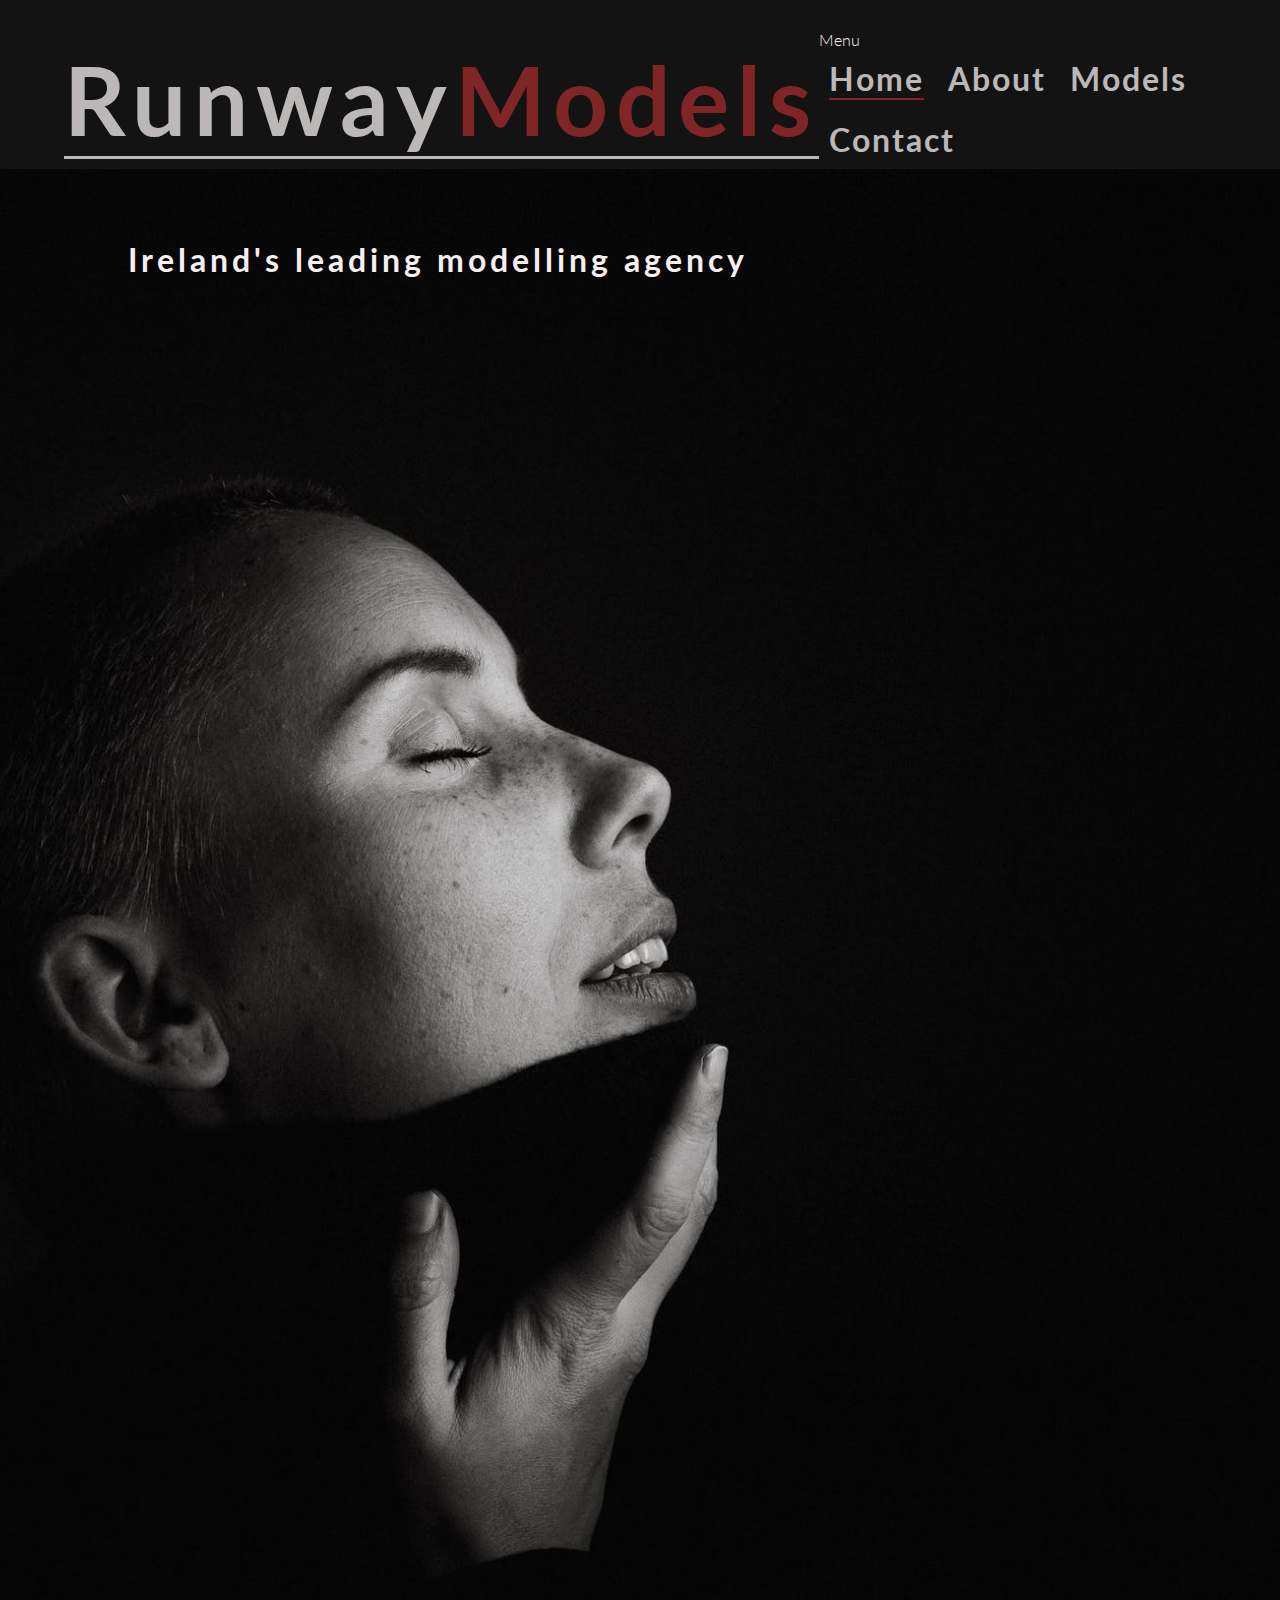
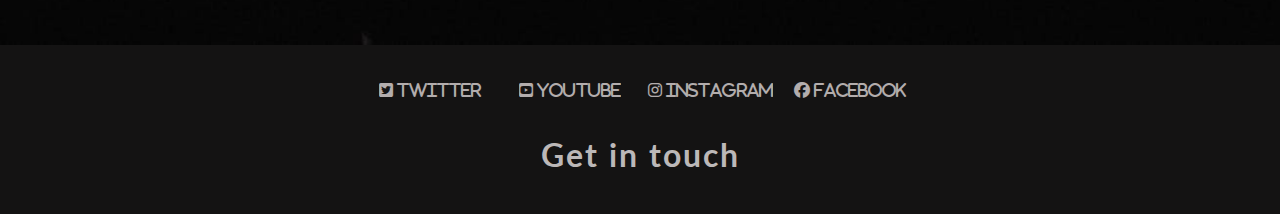
<file: index.html>
<!DOCTYPE html>
<html lang="en">
<head>
    <meta charset="UTF-8">
    <meta http-equiv="X-UA-Compatible" content="IE=edge">
    <meta name="viewport" content="width=device-width, initial-scale=1.0">
    <meta name="description" content="runway-models">
    <meta name="keywords" content="runway-models-agency">
    <link rel="stylesheet" href="catwalk/css/index.css">
    <link rel="models-page" href="models.html">
    <link rel="make-page" href="make.html">
    <link rel="about-page" href="about.html">
    <title>Runway Models</title>
    <link rel="stylesheet" href="https://cdnjs.cloudflare.com/ajax/libs/font-awesome/6.1.2/css/all.min.css">
</head>
<body>
    <header>
        <div>
           <nav>
            <h1><a class="logo" href="index.html">Runway <span>Models</span></a></h1>
            <div class="hov">Menu 
            <ul class="main">
                <li><a href="index.html" class="active">Home</a></li>
                <li><a href="about.html">About</a></li>
                <li><a href="models.html">Models</a></li>
                <li><a href="make.html">Contact</a></li>
            </ul>
        </div>
        </nav>
    </div>
</header>

<section id="hero-outer">
    <div id="hero-image" ></div>
    <div id="cover-text">
        <h2>Ireland's leading modelling agency</h2>
</div>
</section>

    <footer class="footer">
        <div>
        <ul class="social-media">
            <li><a href="https://www.twitter.com" target="_blank" rel="noopener"><i class="fab fa-twitter-square" id="twitter"> twitter</i></a></li>
            <li><a href="https://www.youtube.com" target="_blank" rel="noopener"><i class="fab fa-youtube-square" id="youtube"> Youtube</i></a></li>
            <li><a href="https://www.instagram.com" target="_blank" rel="noopener"><i class="fab fa-instagram" id="instagram"> Instagram</i></a></li>
            <li><a href="https://www.facebook.com" target="_blank" rel="noopener"><i class="fa-brands fa-facebook" id="facebook"> facebook</i></a></li>
        </ul> 
    </div>
    <nav class="menu-bar-footer">
        <ul id="menu-bar">
            <li><a href="make.html">Get in touch</a></li>
        </ul>
    </nav>
    </footer>
    <script src="script.js"></script>
</body>
</html>
</file>
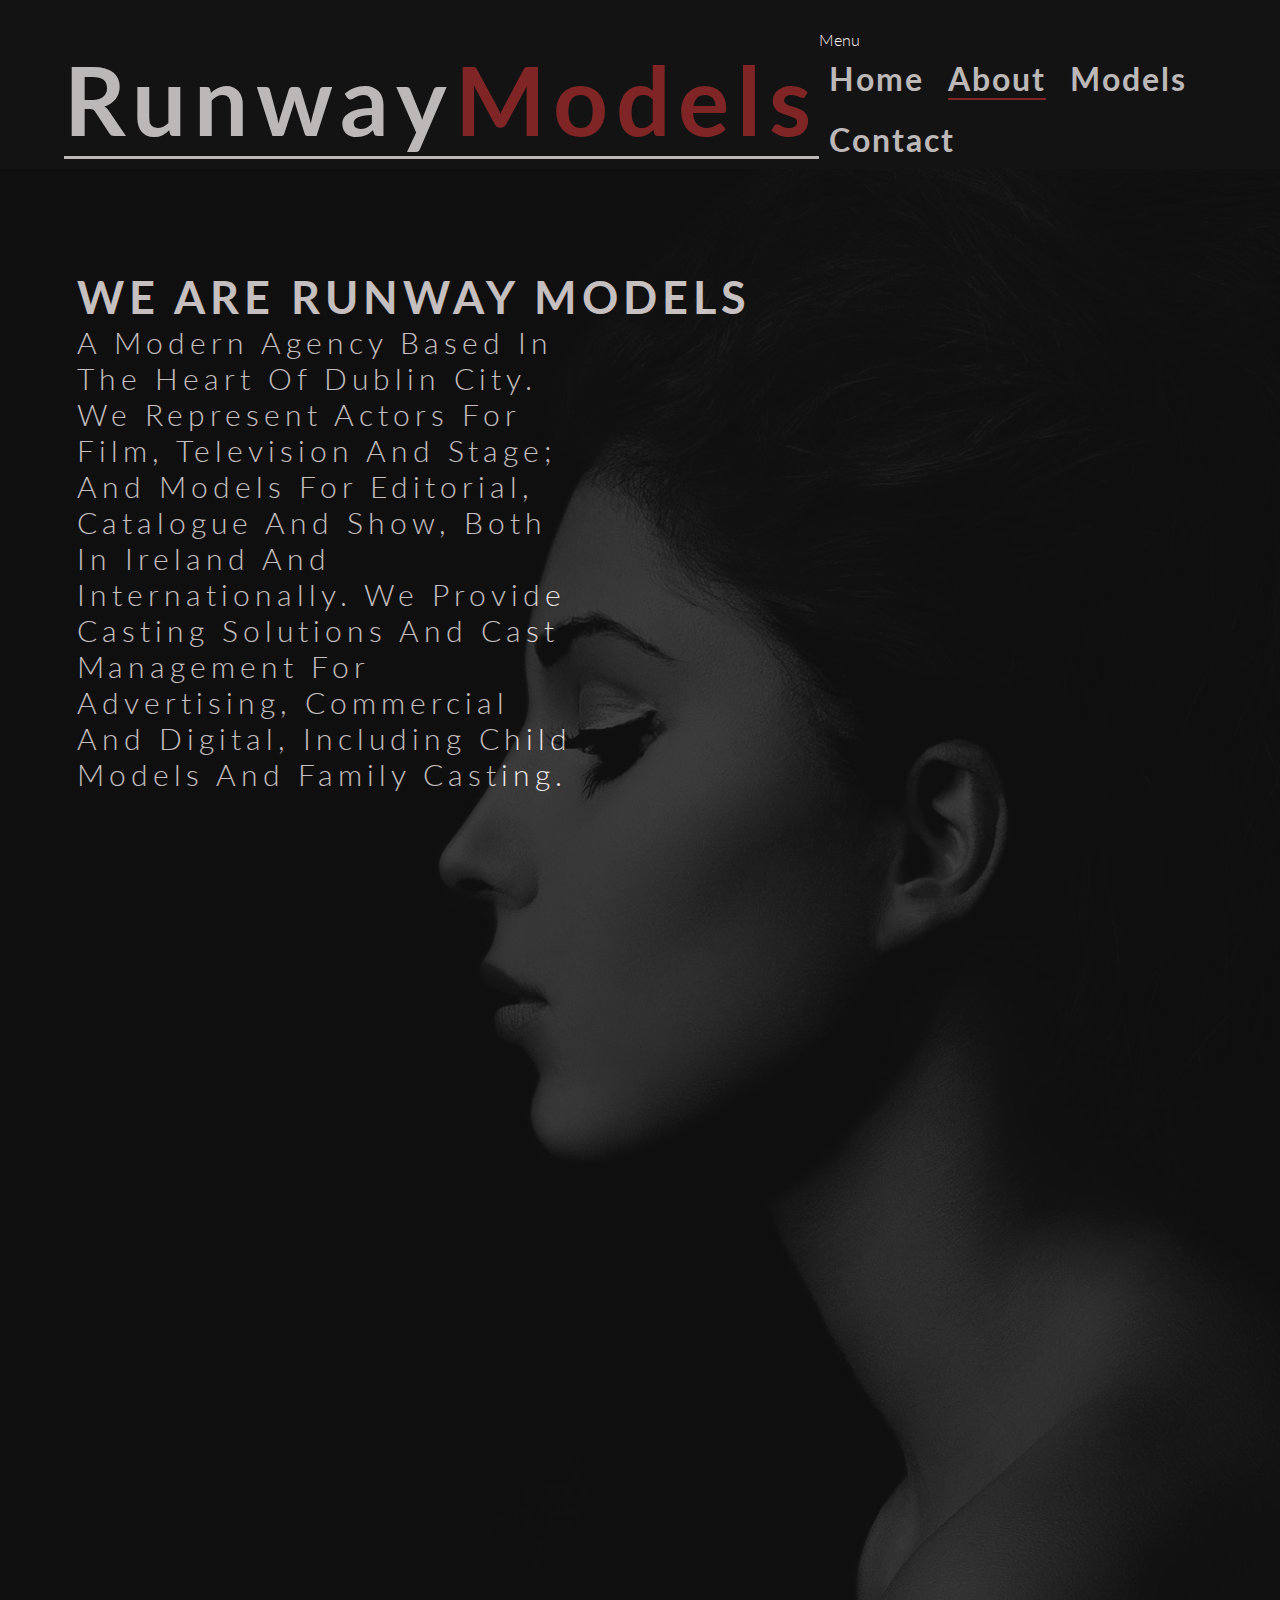
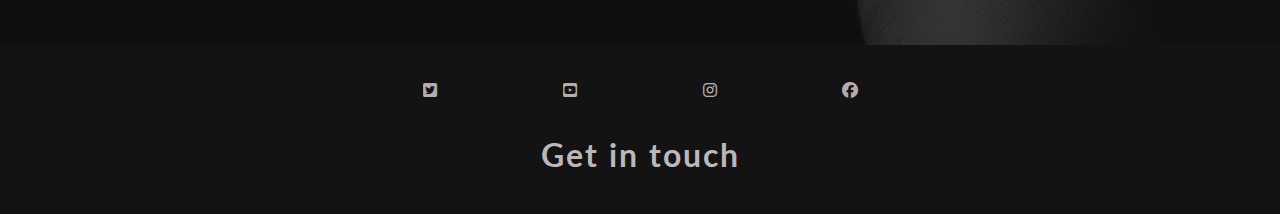
<file: about.html>
<!DOCTYPE html>
<html lang="en">
<head>
    <meta charset="UTF-8">
    <meta http-equiv="X-UA-Compatible" content="IE=edge">
    <meta name="viewport" content="width=device-width, initial-scale=1.0">
    <meta name="description" content="runway-models">
    <meta name="keywords" content="runway-models-agency">
    <link rel="stylesheet" href="catwalk/css/index.css">
    <link rel="models-page" href="about.html">
    <title>About us</title>
    <link rel="stylesheet" href="https://cdnjs.cloudflare.com/ajax/libs/font-awesome/6.1.2/css/all.min.css">

</head>
<body>
    <header>
        <div>
            <nav>
                <h1><a class="logo" href="index.html">Runway <span>Models</span></a></h1>
                <div class="hov">Menu 
                <ul class="main">
                    <li><a href="index.html">Home</a></li>
                    <li><a href="about.html" class="active">About</a></li>
                    <li><a href="models.html">Models</a></li>
                    <li><a href="make.html">Contact</a></li>
                </ul>
            </div>
            </nav>
        </div>
 </header>
 
        <div id="we-are">
            <h2>We are runway models</h2>
            <p id="we-are-p">A modern agency based in the heart of Dublin City. We represent Actors for film, television and stage; and Models for editorial, catalogue and show, both in Ireland and internationally. We provide casting solutions and cast management for advertising, commercial and digital, including Child Models and Family Casting.</p>
        </div>
        
        <div id="about-image"></div>

        <footer class="footer">
            <ul class="social-media">
                <li><a href="https://www.twitter.com" target="_blank" rel="noopener"><i class="fab fa-twitter-square" id="twitter"></i></a></li>
                <li><a href="https://www.youtube.com" target="_blank" rel="noopener"><i class="fab fa-youtube-square" id="youtube"></i></a></li>
                <li><a href="https://www.instagram.com" target="_blank" rel="noopener"><i class="fab fa-instagram" id="instagram"></i></a></li>
                <li><a href="https://www.facebook.com" target="_blank" rel="noopener"><i class="fa-brands fa-facebook" id="facebook"></i></a></li>
            </ul>
    
        <nav class="menu-bar-footer">
            <ul id="menu-bar">
                <li><a href="make.html">Get in touch</a></li>
            </ul>
        </nav>
        </footer>
</body>
</html>
</file>
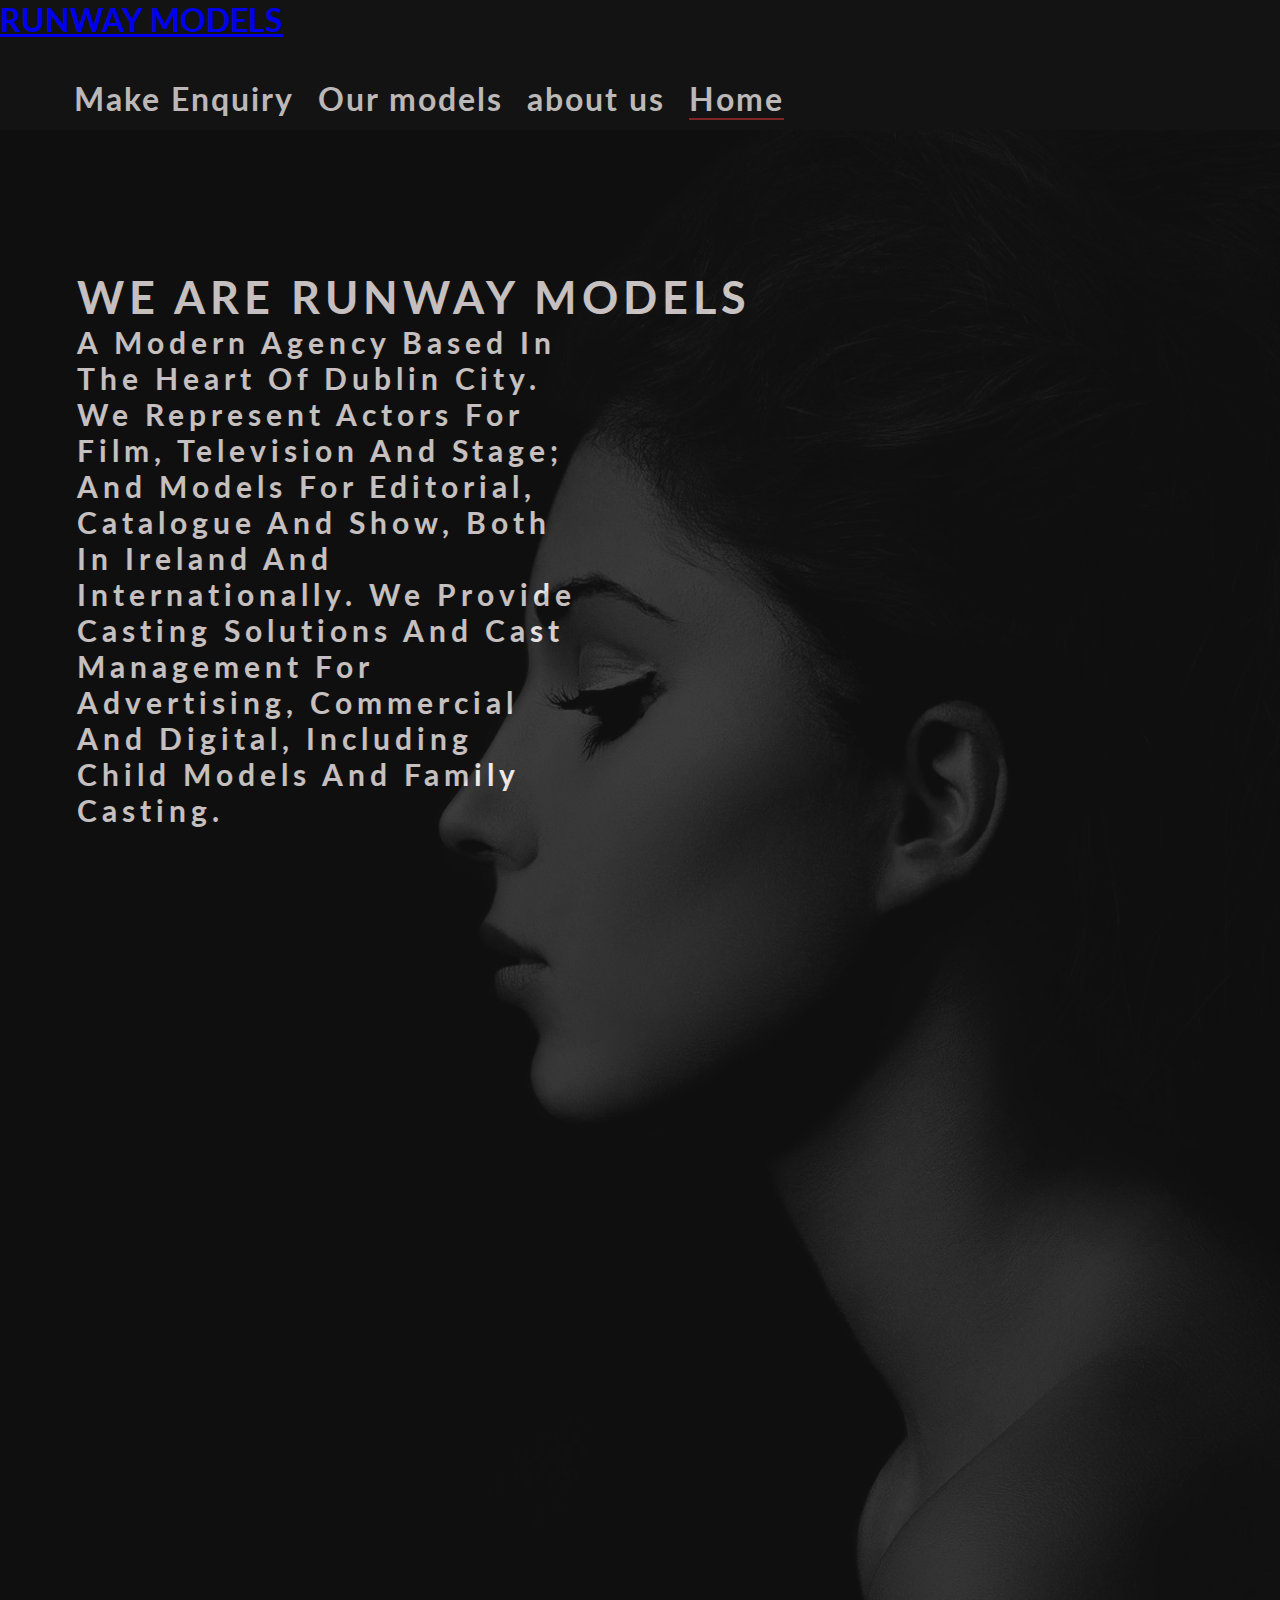
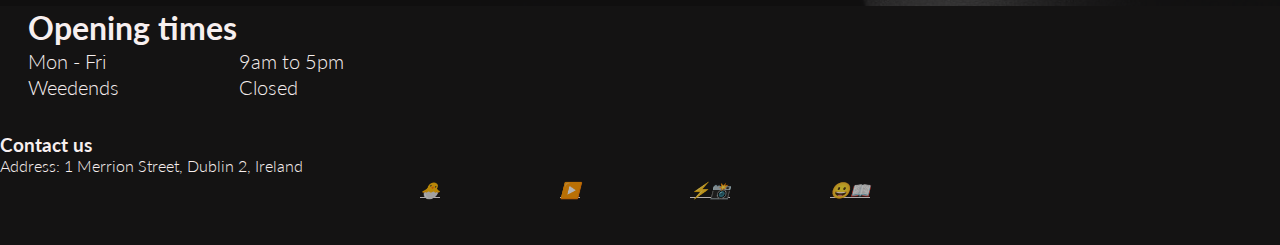
<file: index.about.html>
<!DOCTYPE html>
<html lang="en">
<head>
    <meta charset="UTF-8">
    <meta http-equiv="X-UA-Compatible" content="IE=edge">
    <meta name="viewport" content="width=device-width, initial-scale=1.0">
    <meta name="description" content="runway-models">
    <meta name="keywords" content="runway-models-agency">

    <link rel="stylesheet" href="catwalk/css/index.css">
    <link rel="models-page" href="index.about.html">
    <title>About us</title>

</head>
<body>
    <header>
        <a href="index.html">
             <h1 id="logo">RUNWAY MODELS</h1>
            
        </a>
        <nav id="menu">
            <ul>
                <li><a href="index.make.html">Make Enquiry</a></li>
                <li><a href="index.models.html">Our models</a></li>
                <li><a href="index.about.html" >about us</a></li>
                <li><a href="index.html" class="active" >Home</a></li>
               

            </ul>
        </nav>
</header>
    <H1>
    <section id="we-are" >
        <div>
            <h2>We are runway models</h2>
            <p id="we-are-p">A modern agency based in the heart of Dublin City. We represent Actors for film, television and stage; and Models for editorial, catalogue and show, both in Ireland and internationally. We provide casting solutions and cast management for advertising, commercial and digital, including Child Models and Family Casting.</p></p>
        </div>
        
        </section>
    </H1>
    <section>
        <div id="about-image" >

        </div>
    </section>

        <table id="table">
            <tr>
                <th>Opening times</th>
            </tr>
            <tr>
                <td>Mon - Fri</td> 
               <td>9am to 5pm</td>
            </tr>
            <tr>
                <td>Weedends</td>
                <td>Closed</td>
            </tr>
        </table>
        
        
        <footer id="footer-text">
            <h3>Contact us</h3>
            <p>Address: 1 Merrion Street, Dublin 2, Ireland</p>
            <ul class="social-media">
                <li><a href="https://www.twitter.com" target="_blank" rel="noopener"><i class="fab fa-twitter-square">🐣</i></a></li>
                <li><a href="https://www.youtube.com" target="_blank" rel="noopener"><i class="fab fa-youtube-square">▶️</i></a></li>
                <li><a href="https://www.instagram.com" target="_blank" rel="noopener"><i class="fab fa-instagram">⚡️📸</i></a></li>
                <li><a href="https://www.facebook.com" target="_blank" rel="noopener"><i class="fa-brands fa-facebook">😀📖</i></a></li>
            </ul>
        </footer>
</body>
</html>
</file>
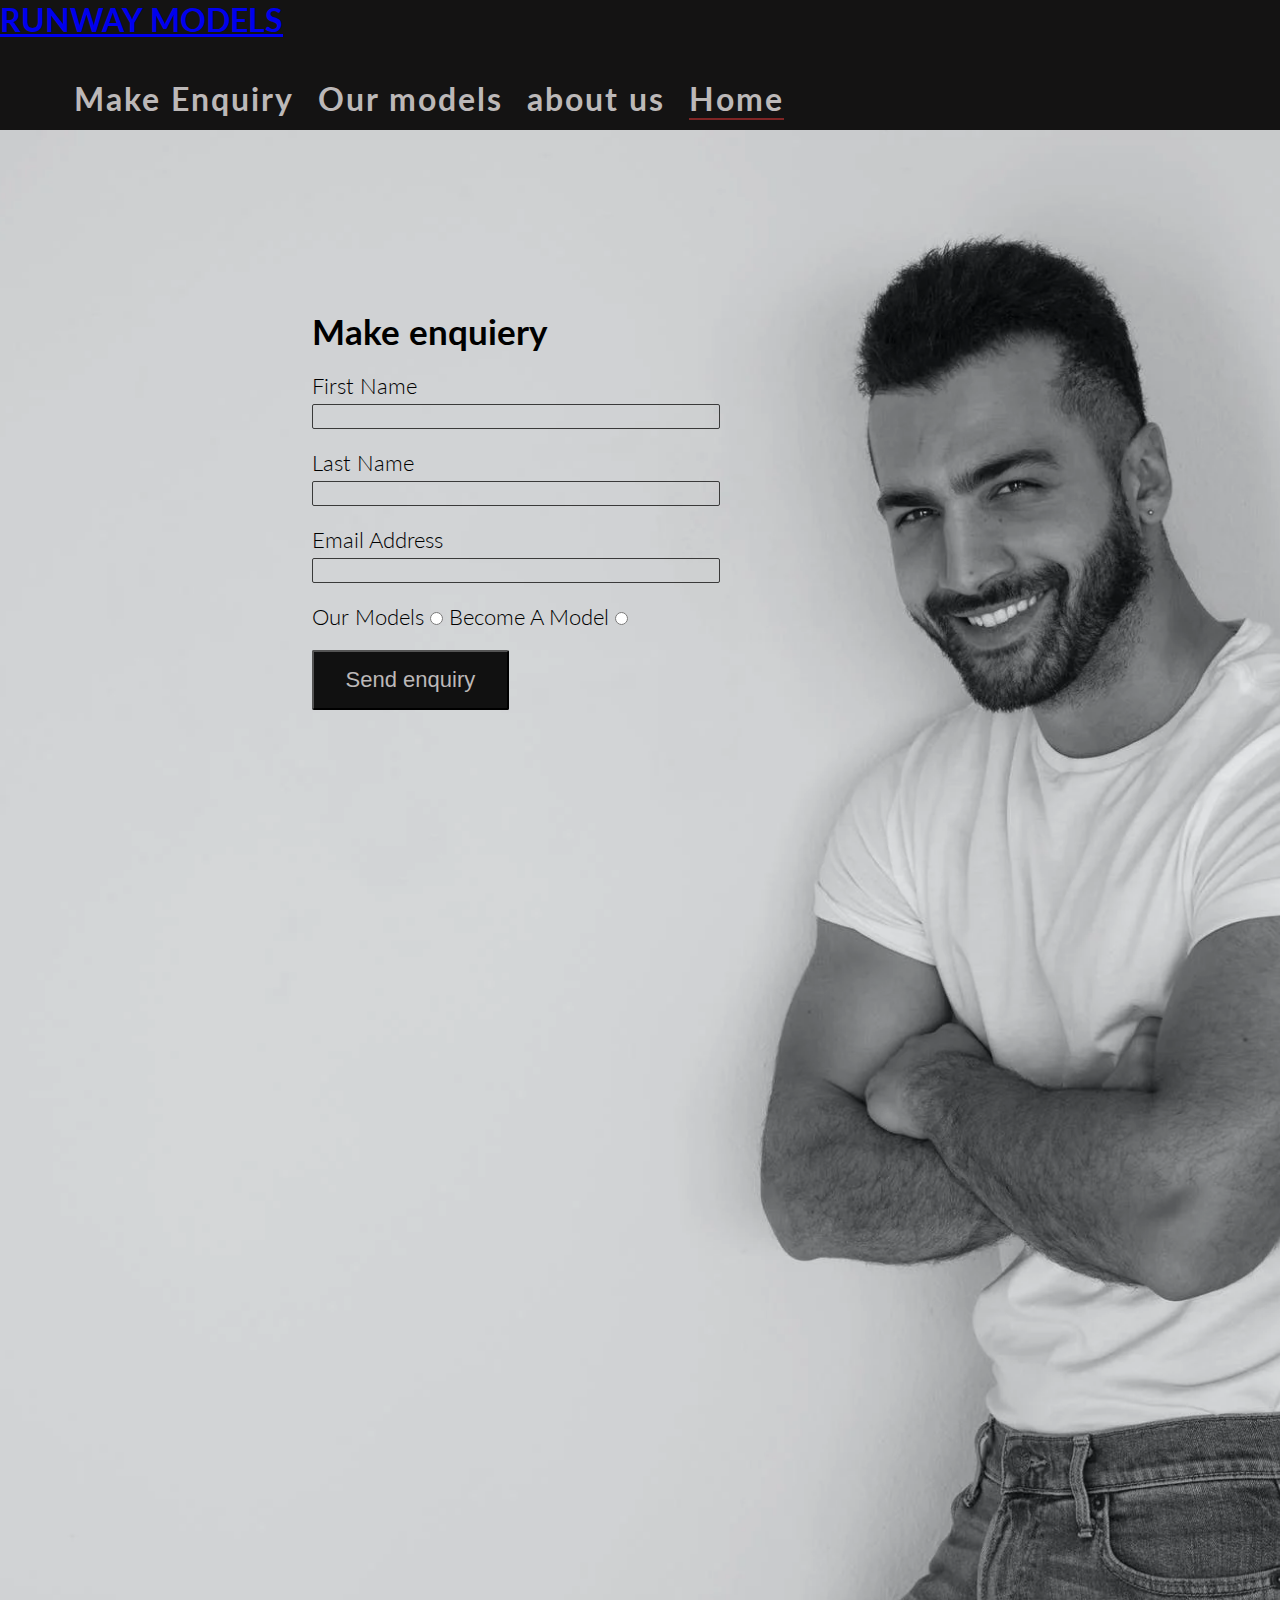
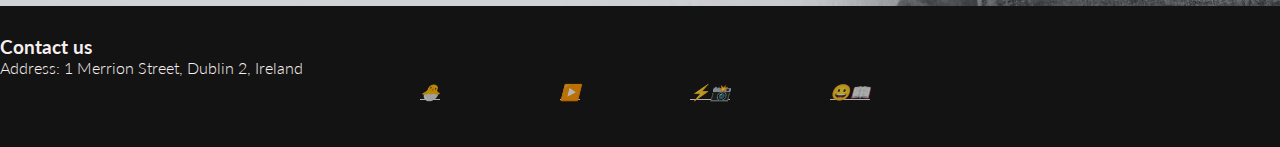
<file: index.make.html>
<!DOCTYPE html>
<html lang="en">
<head>
    <meta charset="UTF-8">
    <meta http-equiv="X-UA-Compatible" content="IE=edge">
    <meta name="viewport" content="width=device-width, initial-scale=1.0">
    <meta name="description" content="runway-models">
    <meta name="keywords" content="runway-models-agency">
    <link rel="stylesheet" href="catwalk/css/index.css">
    <link rel="models-page" href="index.our.html">
    <title>Make Enquiry</title>
</head>
<body>
    <header>
        <a href="index.html">
             <h1 id="logo">RUNWAY MODELS</h1>
            
        </a>
        <nav id="menu">
            <ul>
                <li><a href="index.make.html">Make Enquiry</a></li>
                <li><a href="index.models.html">Our models</a></li>
                <li><a href="index.about.html" >about us</a></li>
                <li><a href="index.html" class="active" >Home</a></li>
            </ul>
        </nav>
</header>
<section id="form-section" class="form-image">
    
    <form method="post" action="https:..//formdump.codeinstitute.net/" class="signup-form">
        <h2>Make enquiery</h2>
        <label for=" fnam e">First Name</label>
        <input id="fname" class="text-input-form" name="first-name" type="text" required>

        <label for="lname">Last Name</label>
        <input id="lname" class="text-input-form" name="last-name" type="text" required>

        <label for="email">Email Address</label>
        <input id="email" class="text-input-form"  name="Email-address" type="text" required>
        
        
        <label for="radio">Our Models</label>
        <input type="radio" id="radio" name="models-enquiry" value="radio" required>
        
        <label for="become">Become A Model</label>
        <input type="radio" id="become" name="become-enquiry" value="become" required>

        <input class="join-button" type="submit" value="Send enquiry" > 
     
    </form>

</section>
<footer id="footer-text">
    <h3>Contact us</h3>
    <p>Address: 1 Merrion Street, Dublin 2, Ireland</p>
    <ul class="social-media">
        <li><a href="https://www.twitter.com" target="_blank" rel="noopener"><i class="fab fa-twitter-square">🐣</i></a></li>
        <li><a href="https://www.youtube.com" target="_blank" rel="noopener"><i class="fab fa-youtube-square">▶️</i></a></li>
        <li><a href="https://www.instagram.com" target="_blank" rel="noopener"><i class="fab fa-instagram">⚡️📸</i></a></li>
        <li><a href="https://www.facebook.com" target="_blank" rel="noopener"><i class="fa-brands fa-facebook">😀📖</i></a></li>
    </ul>
</footer>
    
</body>
</html>
</file>
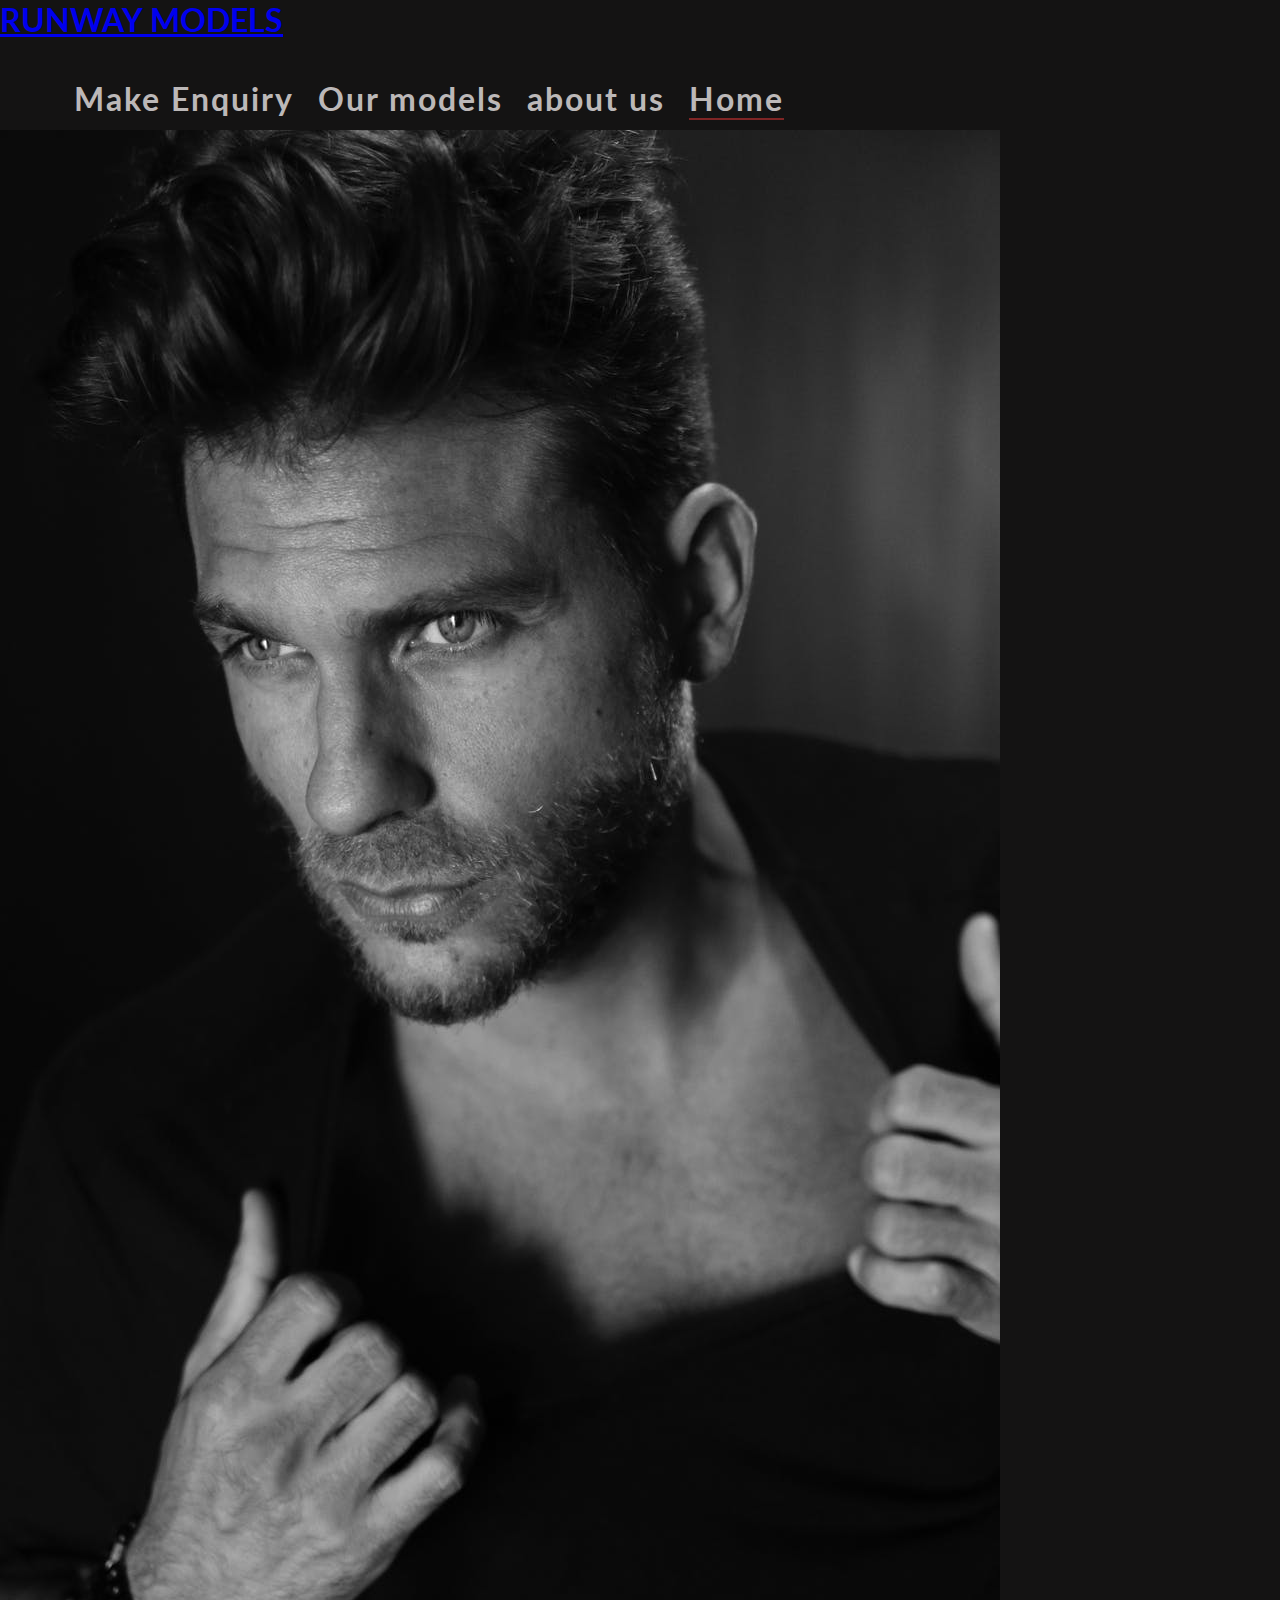
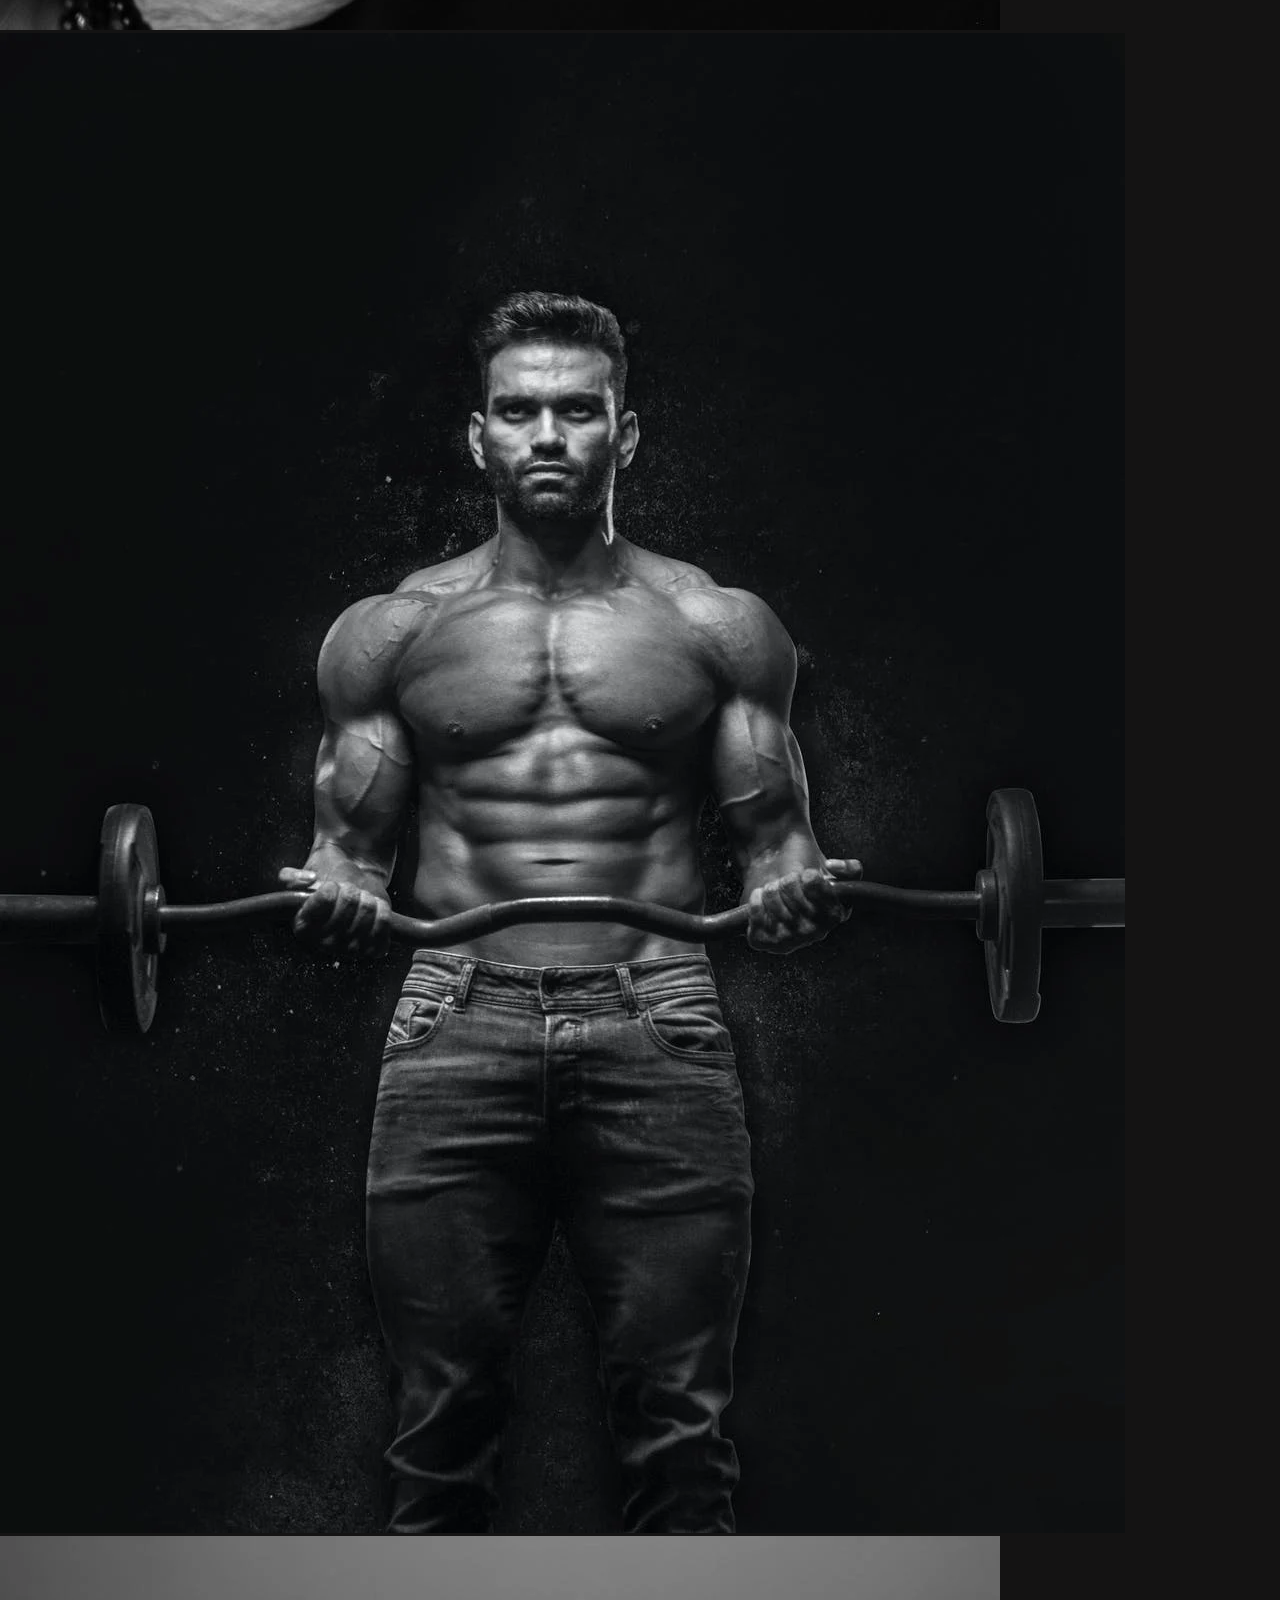
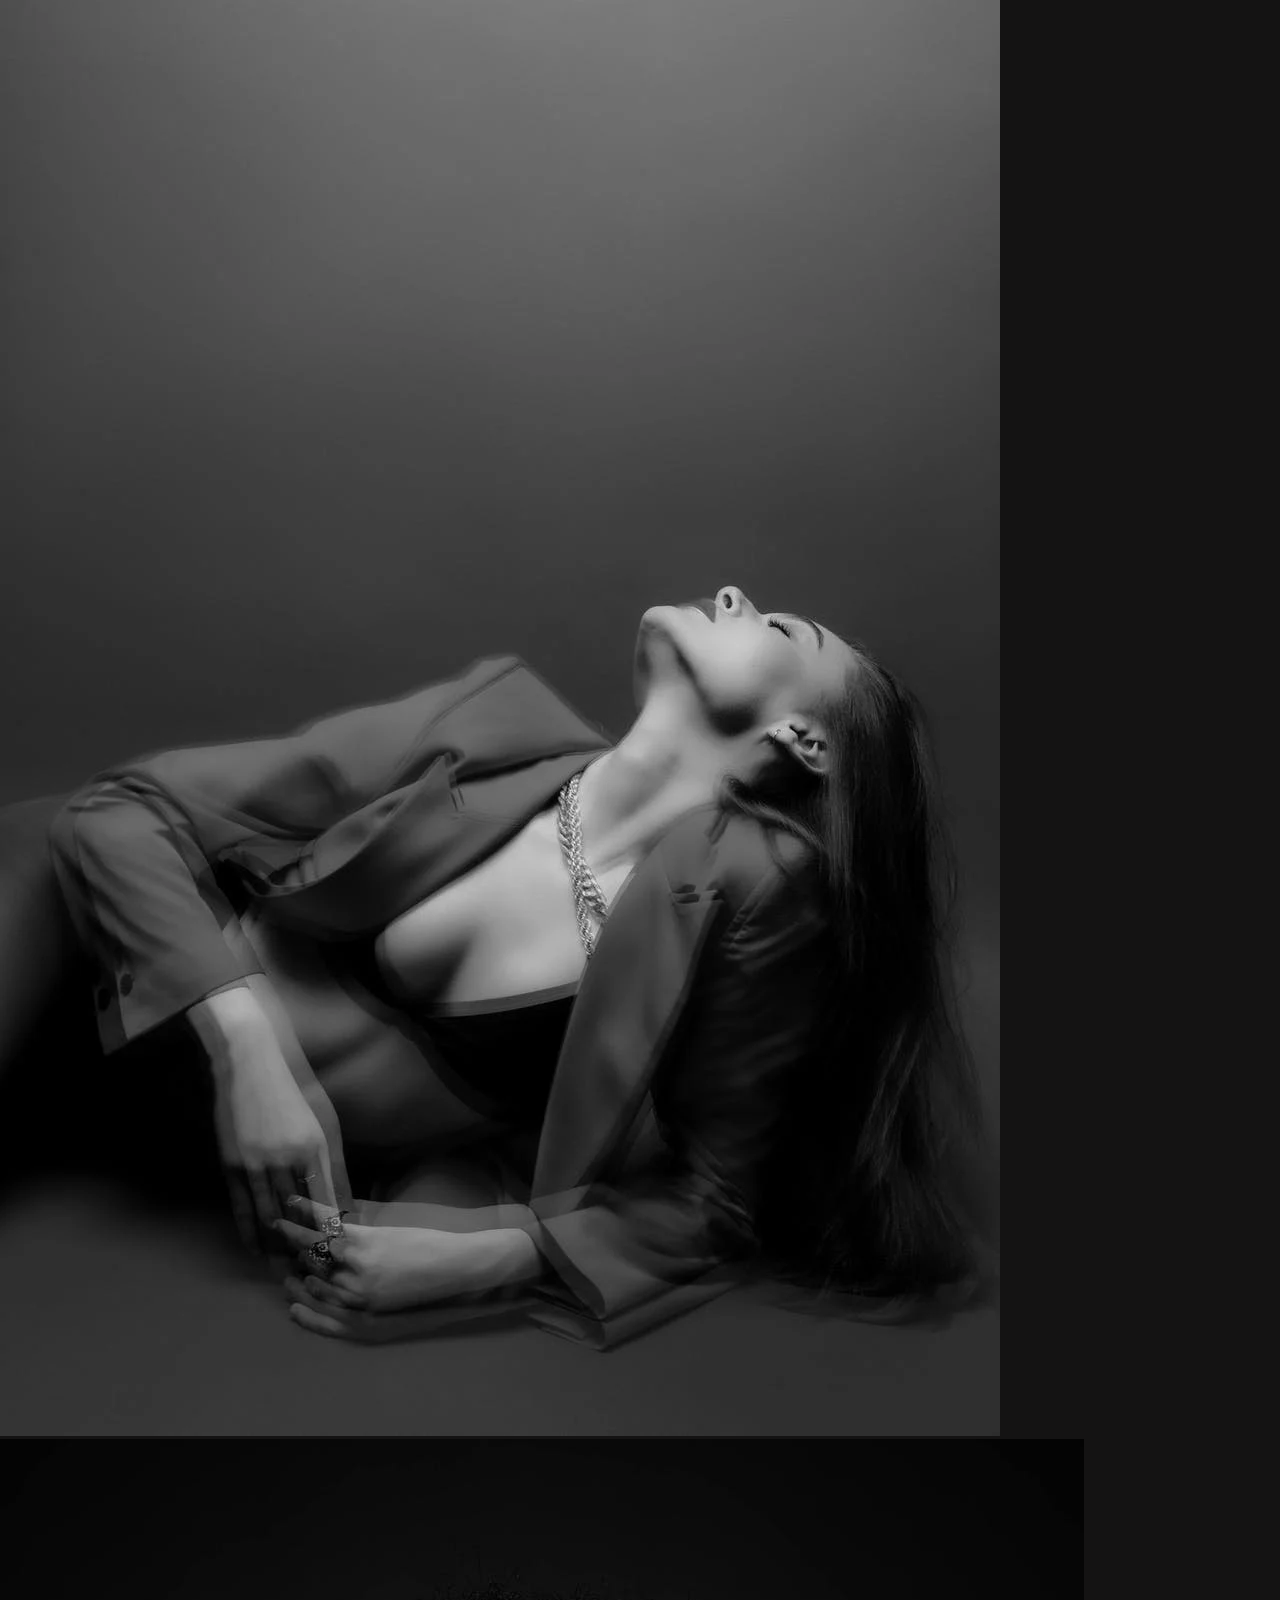
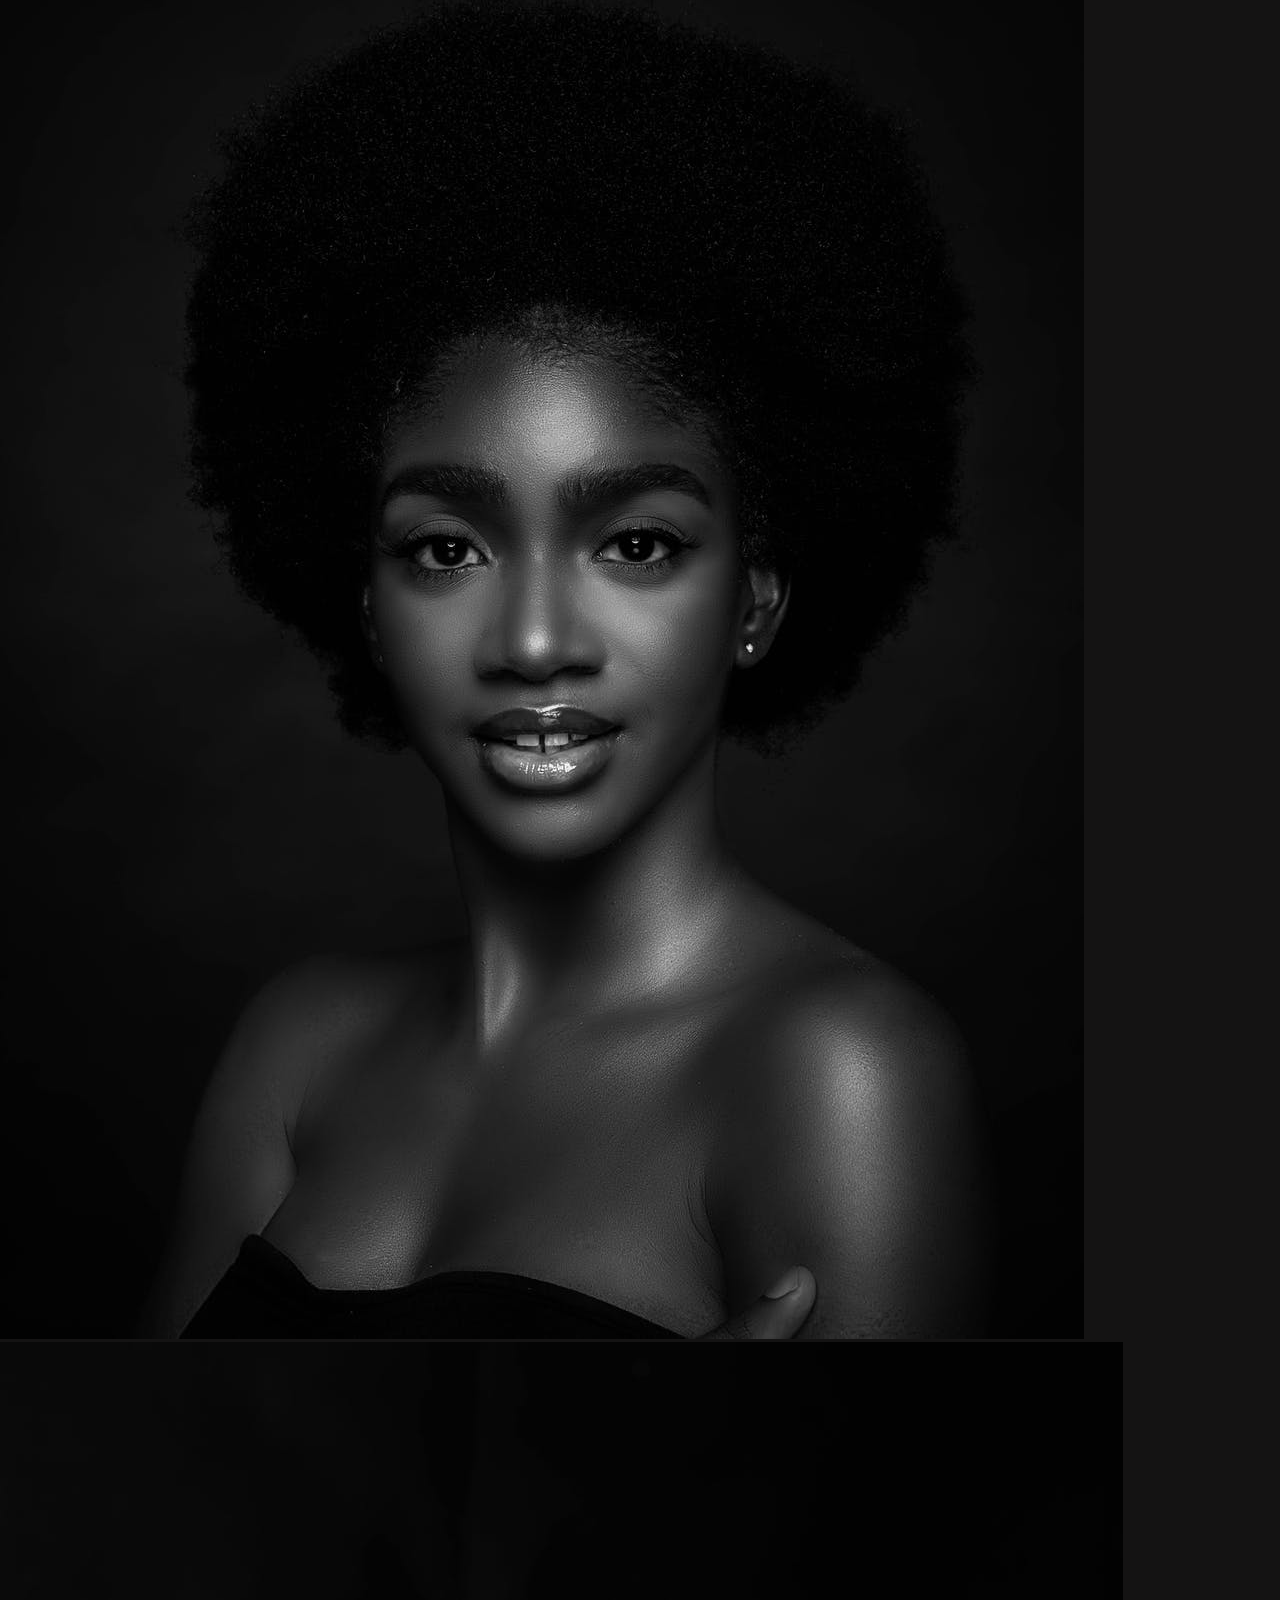
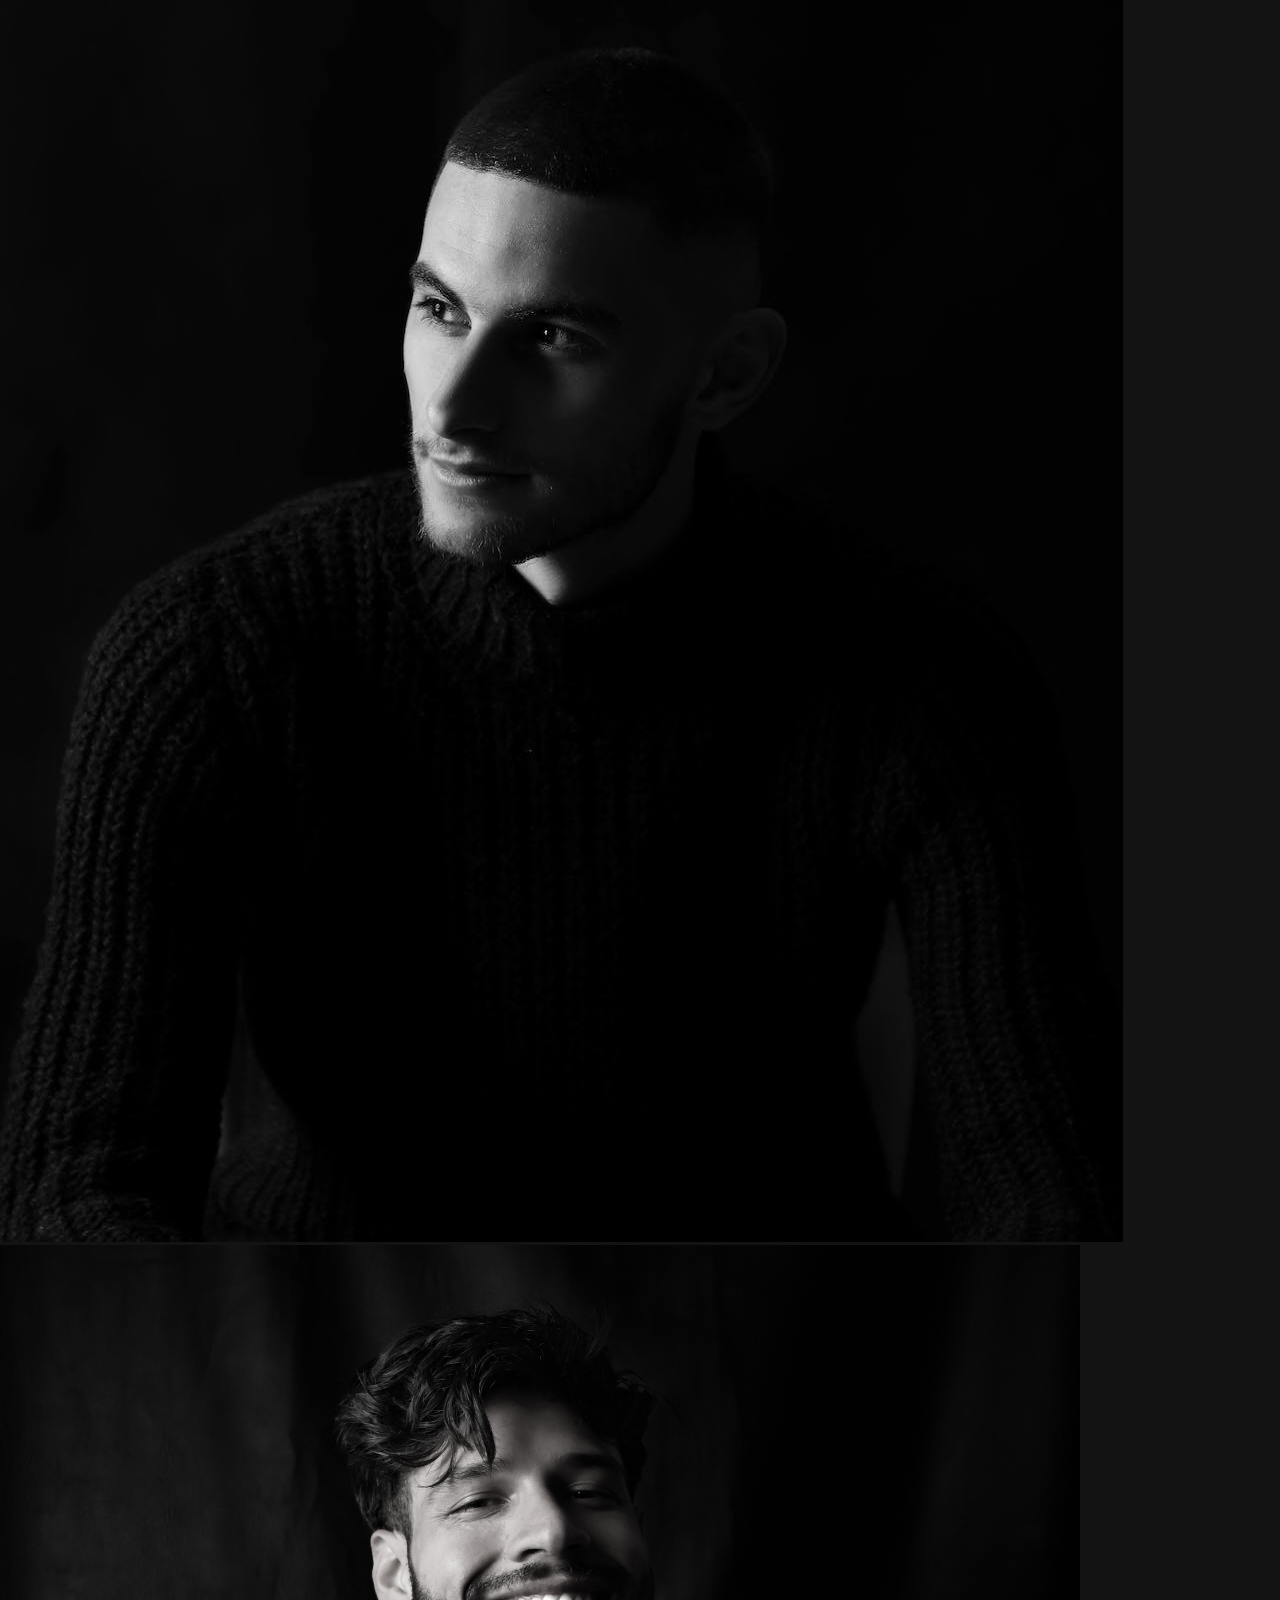
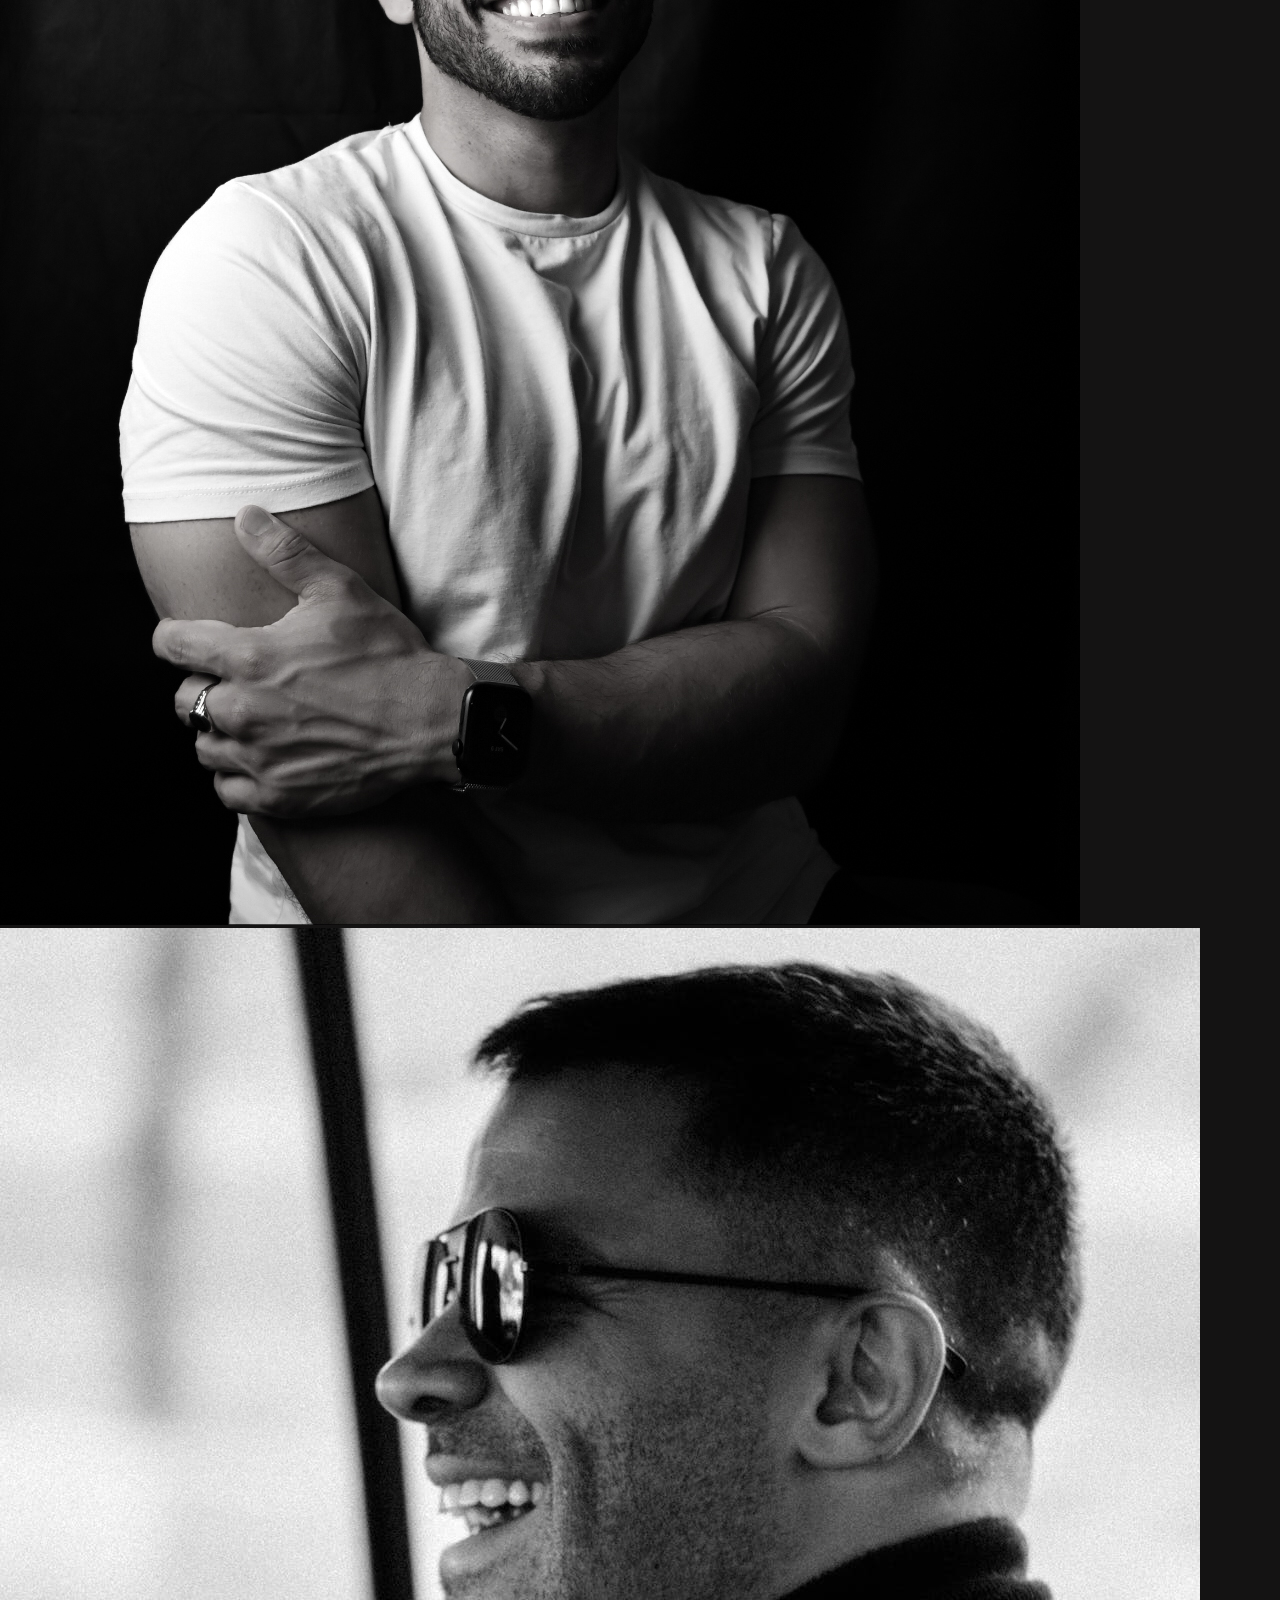
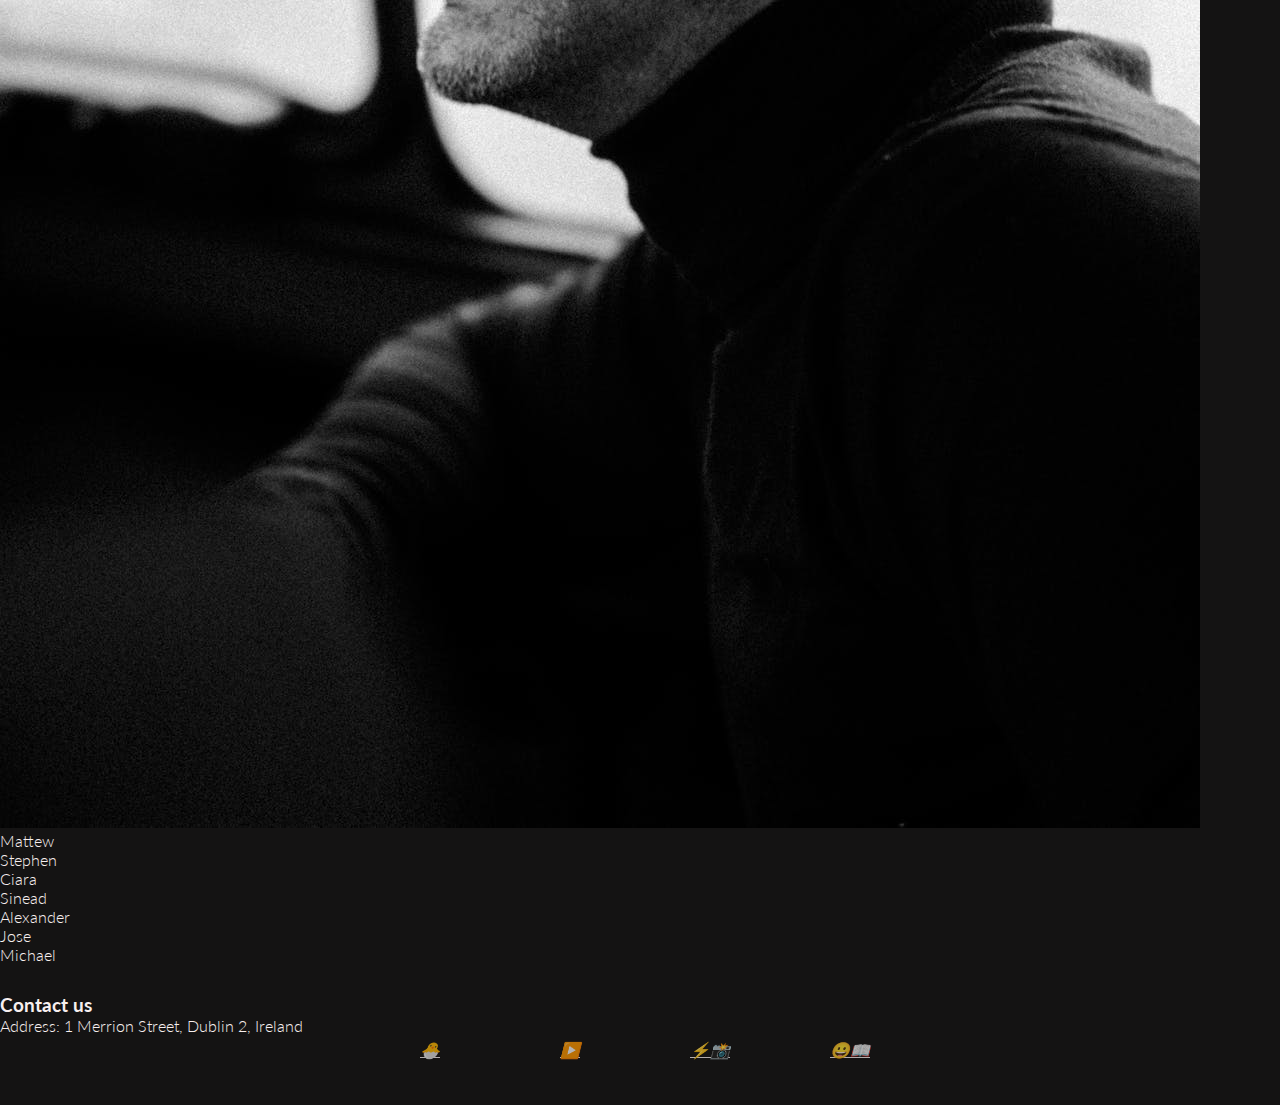
<file: index.models.html>
<!DOCTYPE html>
<html lang="en">
<head>
    <meta charset="UTF-8">
    <meta http-equiv="X-UA-Compatible" content="IE=edge">
    <meta name="viewport" content="width=device-width, initial-scale=1.0">
    <meta name="description" content="runway-models">
    <meta name="keywords" content="runway-models-agency">
    <link rel="stylesheet" href="catwalk/css/index.css">
    <link rel="models-page" href="index.models.html">
    <title>Our Models</title>
</head>
<body>
    <header>
        <a href="index.html">
             <h1 id="logo">RUNWAY MODELS</h1>
            
        </a>
        <nav id="menu">
            <ul>
                <li><a href="index.make.html">Make Enquiry</a></li>
                <li><a href="index.models.html">Our models</a></li>
                <li><a href="index.about.html" >about us</a></li>
                <li><a href="index.html" class="active" >Home</a></li>
            </ul>
        </nav>
        <section class="models-gallery">
           <img id="foto" src="catwalk/css/images/grayscale photo of a man.jpeg" alt="grayscale-photo-man">
           <img id="foto" src="catwalk/css/images/fit man photo.webp" alt="fit-man">
           <img id="foto" src="catwalk/css/images/monochrome photo of a woman.webp" alt="monochrome-of-woman">
           <img id="foto" src="catwalk/css/images/african models.jpeg" alt="african-girl">
           <img id="foto" src="catwalk/css/images/happy model.jpeg" alt="happy-model">
           <img id="foto" src="catwalk/css/images/myself.JPG" alt="myself">
           <img id="foto" src="catwalk/css/images/man in black top.jpeg" alt="man-in-black">
        </section>
        <section id="model-names">
            <ul>
                <li>Mattew</li>
                <li>Stephen</li>
                <li>Ciara</li>
                <li>Sinead</li>
                <li>Alexander</li>
                <li>Jose</li>
                <li>Michael</li>
            </ul>
        </section>
        <footer id="footer-text">
            <h3>Contact us</h3>
            <p>Address: 1 Merrion Street, Dublin 2, Ireland</p>
            <ul class="social-media">
                <li><a href="https://www.twitter.com" target="_blank" rel="noopener"><i class="fab fa-twitter-square">🐣</i></a></li>
                <li><a href="https://www.youtube.com" target="_blank" rel="noopener"><i class="fab fa-youtube-square">▶️</i></a></li>
                <li><a href="https://www.instagram.com" target="_blank" rel="noopener"><i class="fab fa-instagram">⚡️📸</i></a></li>
                <li><a href="https://www.facebook.com" target="_blank" rel="noopener"><i class="fa-brands fa-facebook">😀📖</i></a></li>
            </ul>
        </footer>
            
        </body>
</header>
</file>
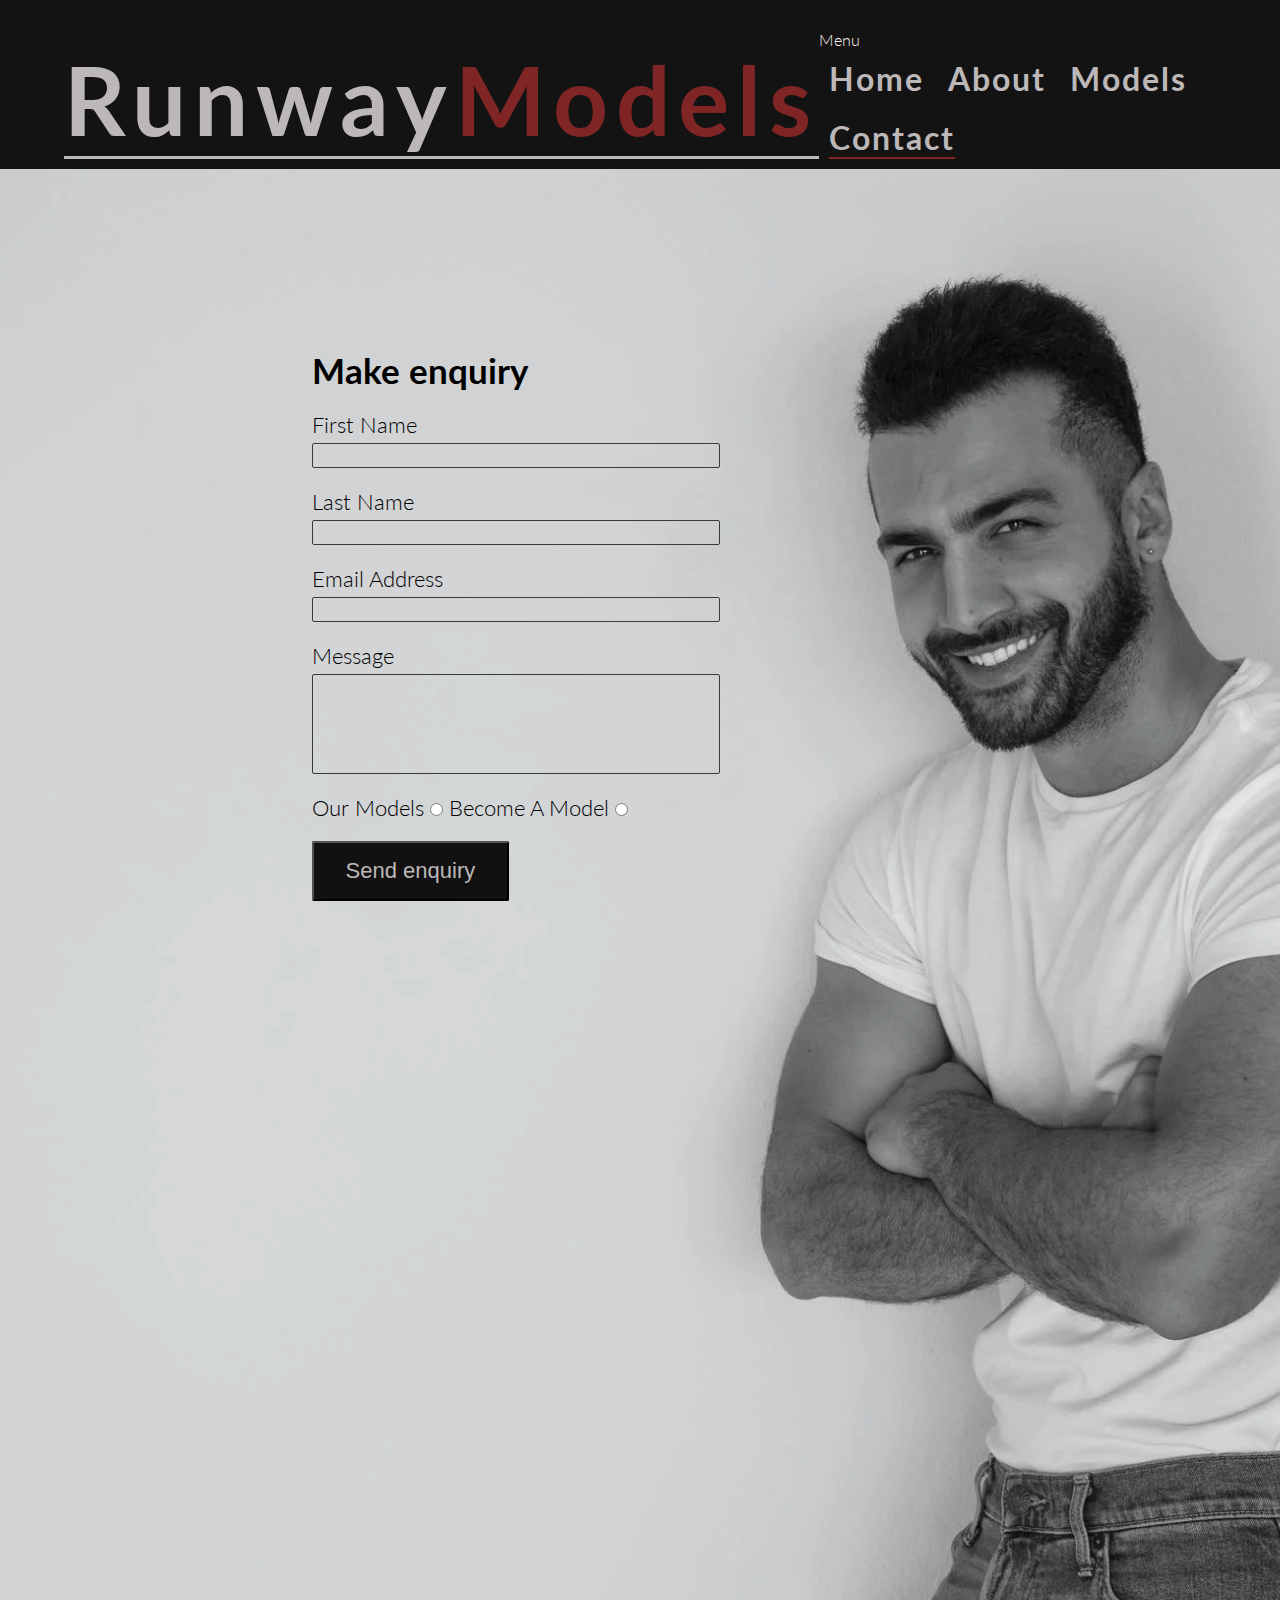
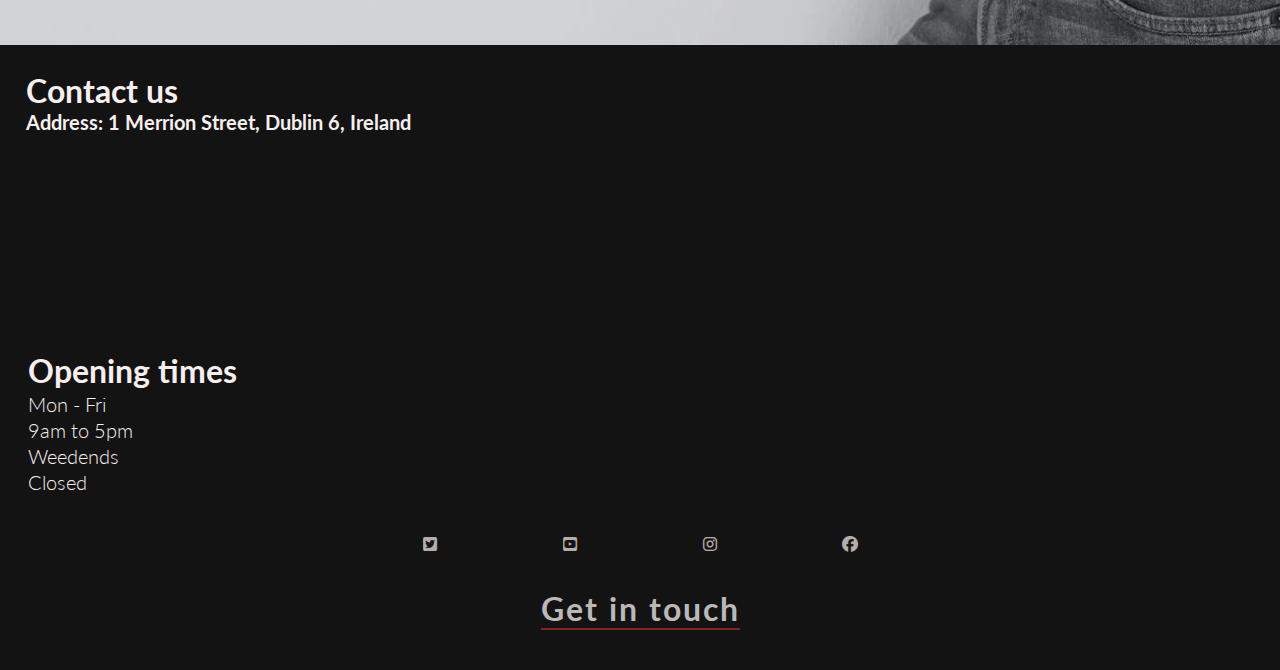
<file: make.html>
<!DOCTYPE html>
<html lang="en">
<head>
    <meta charset="UTF-8">
    <meta http-equiv="X-UA-Compatible" content="IE=edge">
    <meta name="viewport" content="width=device-width, initial-scale=1.0">
    <meta name="description" content="runway-models">
    <meta name="keywords" content="runway-models-agency">
    <link rel="stylesheet" href="catwalk/css/index.css">
    <link rel="models-page" href="make.html">
    <title>Make Enquiry</title>
    <link rel="stylesheet" href="https://cdnjs.cloudflare.com/ajax/libs/font-awesome/6.1.2/css/all.min.css">
</head>
<body>
    <header>
        <div>
            <nav>
                <h1><a class="logo" href="index.html">Runway <span>Models</span></a></h1>
                <div class="hov">Menu 
                <ul class="main">
                    <li><a href="index.html">Home</a></li>
                    <li><a href="about.html">About</a></li>
                    <li><a href="models.html">Models</a></li>
                    <li><a href="make.html" class="active">Contact</a></li>
                </ul>
            </div>
            </nav>
        </div>
 </header>
<section id="form-section" class="form-image">
    
    <form method="post" action="https://outlook.live.com/mail/0/" class="signup-form">
        <h2>Make enquiry</h2>
        <label for="fname">First Name</label>
        <input id="fname" class="text-input-form" name="first-name" type="text" required>

        <label for="lname">Last Name</label>
        <input id="lname" class="text-input-form" name="last-name" type="text" required>

        <label for="email">Email Address</label>
        <input id="email" class="text-input-form"  name="Email-address" type="text" required>

        <label for="message">Message</label>
        <input id="message" class="text-input-form"  name="message" type="text" required>
        
        
        <label for="radio">Our Models</label>
        <input type="radio" id="radio" name="models-enquiry" value="radio" required>
        
        <label for="become">Become A Model</label>
        <input type="radio" id="become" name="become-enquiry" value="become" required>

        <input class="join-button" type="submit" value="Send enquiry" > 
     
    </form>

</section>

    <div class="container">
        <h3>Contact us</h3>
        <h5>Address: 1 Merrion Street, Dublin 6, Ireland</h5>
        <p><iframe src="https://www.google.com/maps/embed?pb=!1m18!1m12!1m3!1d2382.225911086397!2d-6.2520503!3d53.3392121!2m3!1f0!2f0!3f0!3m2!1i1024!2i768!4f13.1!3m3!1m2!1s0x48670e975d419d83%3A0x75886f3a71bb7734!2s1%20Merrion%20Pl%2C%20Dublin%2C%20D02%20R129!5e0!3m2!1sen!2sie!4v1660985661383!5m2!1sen!2sie" width="550" height="190" style="border:1px;" allowfullscreen="" loading="lazy" referrerpolicy="no-referrer-when-downgrade"></iframe>
        </p>
    </div>

        <table id="table">
            <tr>
                <th>Opening times</th>
            </tr>
            <tr><td>Mon - Fri</td> </tr>
            <tr><td>9am to 5pm</td></tr>
               
            <tr><td>Weedends</td></tr>
            <tr><td>Closed</td></tr>
         
        </table>
     

<footer class="footer">
    <ul class="social-media">
        <li><a href="https://www.twitter.com" target="_blank" rel="noopener"><i class="fab fa-twitter-square" id="twitter"></i></a></li>
        <li><a href="https://www.youtube.com" target="_blank" rel="noopener"><i class="fab fa-youtube-square" id="youtube"></i></a></li>
        <li><a href="https://www.instagram.com" target="_blank" rel="noopener"><i class="fab fa-instagram" id="instagram"></i></a></li>
        <li><a href="https://www.facebook.com" target="_blank" rel="noopener"><i class="fa-brands fa-facebook" id="facebook"></i></a></li>
    </ul>

<nav class="menu-bar-footer">
    <ul id="menu-bar">
        
        <li><a href="make.html" class="active">Get in touch</a></li>
    </ul>
</nav>
</footer>
    
</body>
</html>
</file>
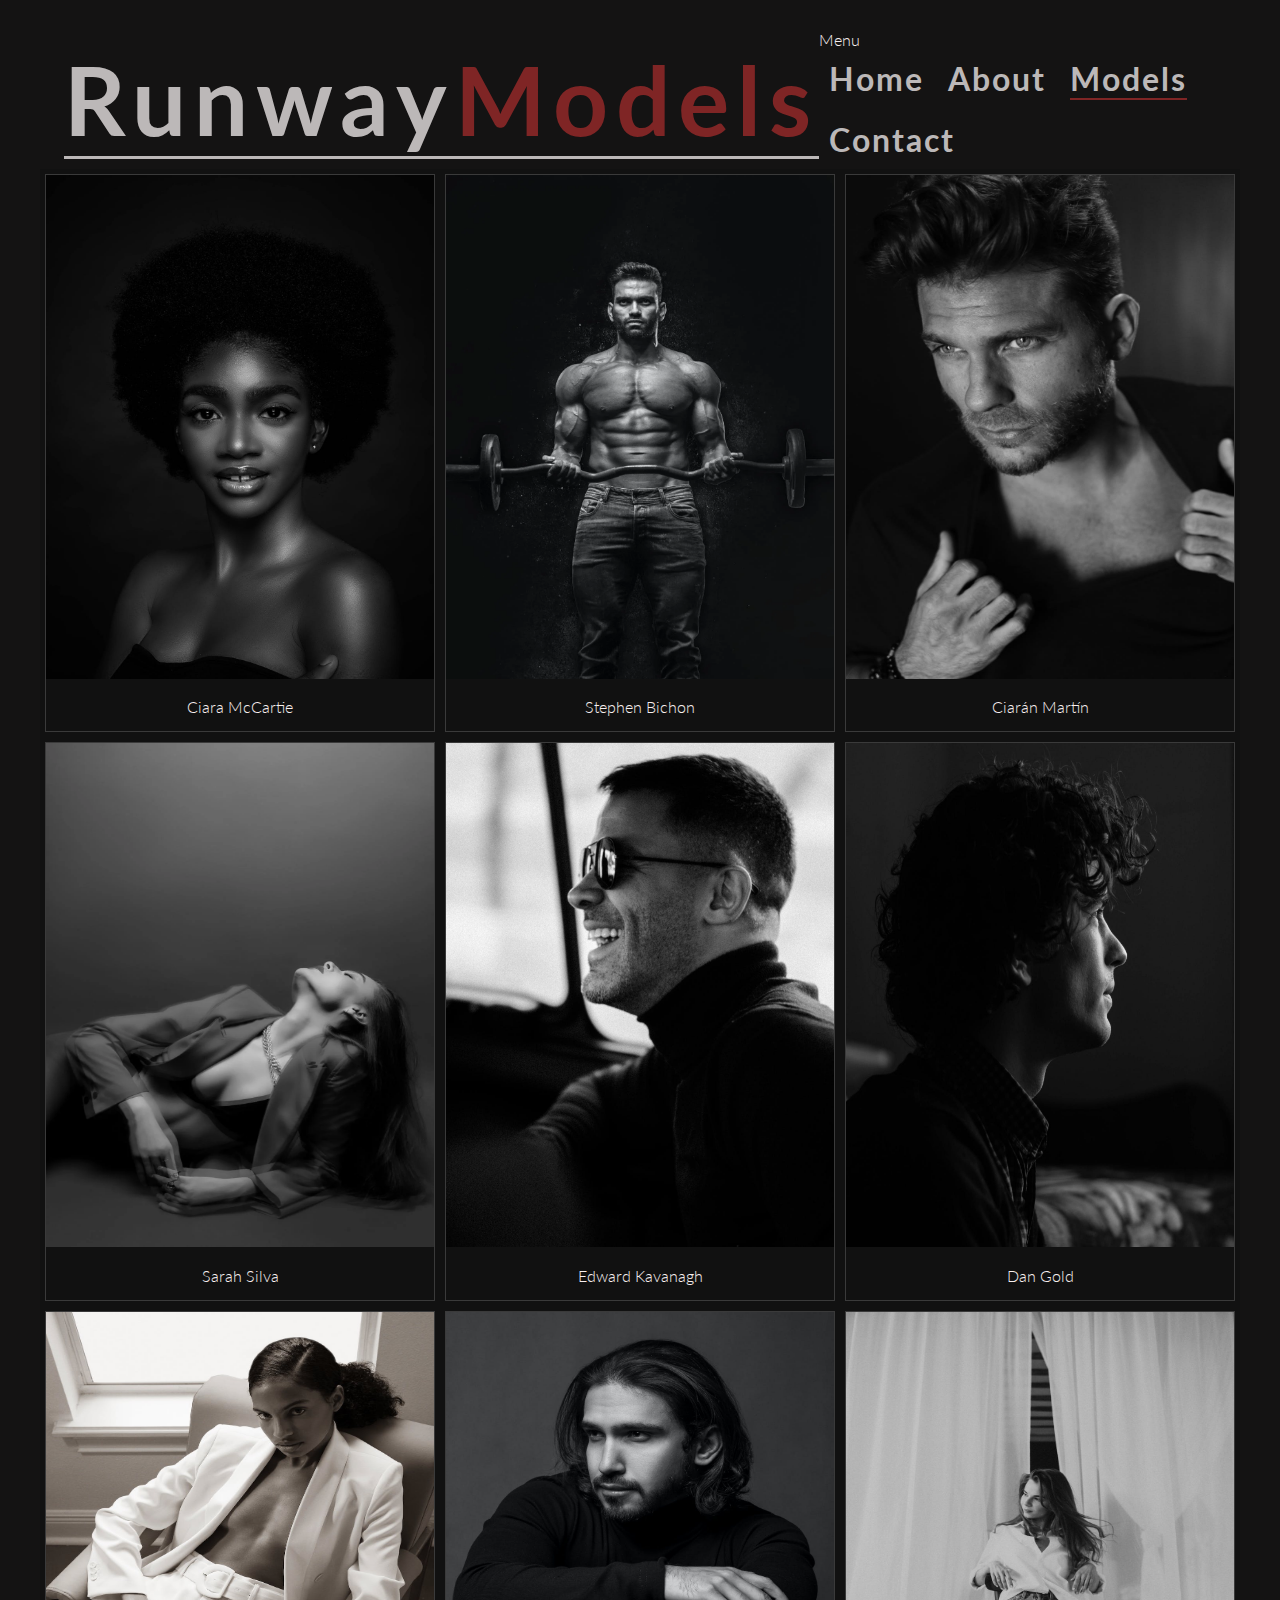
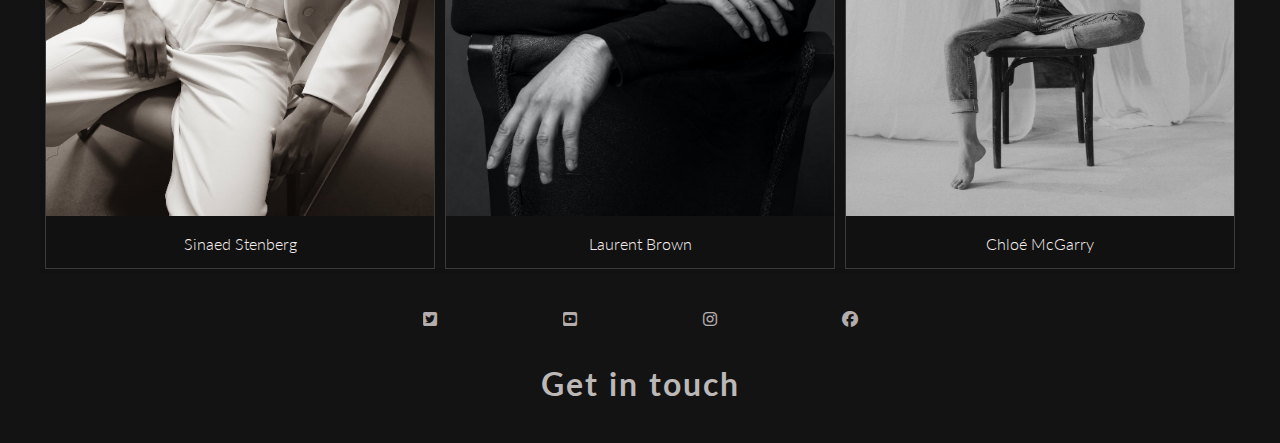
<file: models.html>
<!DOCTYPE html>
<html lang="en">
<head>
    <meta charset="UTF-8">
    <meta http-equiv="X-UA-Compatible" content="IE=edge">
    <meta name="viewport" content="width=device-width, initial-scale=1.0">
    <meta name="description" content="runway-models">
    <meta name="keywords" content="runway-models-agency">
    <link rel="stylesheet" href="catwalk/css/index.css">
    <link rel="models-page" href="models.html">
    <title>Our Models</title>
    <link rel="stylesheet" href="https://cdnjs.cloudflare.com/ajax/libs/font-awesome/6.1.2/css/all.min.css">
</head>
<body>
    <header>
        <div>
            <nav>
                <h1><a class="logo" href="index.html">Runway <span>Models</span></a></h1>
                <div class="hov">Menu
                <ul class="main">
                    <li><a href="index.html" >Home</a></li>
                    <li><a href="about.html">About</a></li>
                    <li><a href="models.html" class="active">Models</a></li>
                    <li><a href="make.html">Contact</a></li>
                </ul>
            </div>
            </nav>
        </div>
 </header>
 
 <div class="container-gallery">
    <div class="gallery">
        <img src="catwalk/css/images/african models.jpeg" alt="african-girl">
        <div class="desc">Ciara McCartie</div>
    </div>
    <div class="gallery">
        <img src="catwalk/css/images/fit man photo.webp" alt="fit-man">
        <div class="desc">Stephen Bichon</div>
    </div>
    <div class="gallery">
        <img src="catwalk/css/images/grayscale photo of a man.jpeg" alt="man-in-black">
        <div class="desc">Ciarán Martín</div>
    </div>
    <div class="gallery">
        <img src="catwalk/css/images/monochrome photo of a woman.webp" alt="monchrome-of-a-woman">
        <div class="desc">Sarah Silva</div>
    </div>
    <div class="gallery">
        <img src="catwalk/css/images/man in black top.jpeg" alt="man-in-black-top">
        <div class="desc">Edward Kavanagh</div>
    </div>
    <div class="gallery">
        <img src="catwalk/css/images/man side view.jpeg" alt="man-side-view">
        <div class="desc">Dan Gold</div>
    </div>
    <div class="gallery">
        <img src="catwalk/css/images/white suit.jpeg" alt="white-suit">
        <div class="desc">Sinaed Stenberg</div>
    </div>
    <div class="gallery">
        <img src="catwalk/css/images/man with long hair.jpeg" alt="man-with-long-hair">
        <div class="desc">Laurent Brown</div>
    </div>
    <div class="gallery">
        <img src="catwalk/css/images/woman sitting on a chair.jpeg" alt="woman-on-a-chair">
        <div class="desc">Chloé McGarry</div>
    </div>
 </div>
 
        
        <footer class="footer">
            <ul class="social-media">
                <li><a href="https://www.twitter.com" target="_blank" rel="noopener"><i class="fab fa-twitter-square" id="twitter"></i></a></li>
                <li><a href="https://www.youtube.com" target="_blank" rel="noopener"><i class="fab fa-youtube-square" id="youtube"></i></a></li>
                <li><a href="https://www.instagram.com" target="_blank" rel="noopener"><i class="fab fa-instagram" id="instagram"></i></a></li>
                <li><a href="https://www.facebook.com" target="_blank" rel="noopener"><i class="fa-brands fa-facebook" id="facebook"></i></a></li>
            </ul>
        <nav class="menu-bar-footer">
            <ul id="menu-bar">
              
                <li><a href="make.html">Get in touch</a></li>
            </ul>
        </nav>
        
    </footer>
</body>
</html>
</file>
<file: catwalk/css/index.css>
@import url('https://fonts.googleapis.com/css2?family=Lato:wght@300&family=Oswald&display=swap');
* {
    padding: 0%;
    margin: 0%;
    box-sizing: border-box;
}
body{
    
    font-family: lato, sans-serif;
    font-weight: 300;
    color:rgb(247, 239, 239);
    background-color:  rgb(20, 19, 19);
    width: auto;
    /*heading and logo*/   
}
#hero-image {
    height: 164vh;
    width: 100%;
    background-image: url(../css/images/happy\ girl.jpeg);
    background-position: center;
    background-size:cover;
    background-repeat: no-repeat;    
    overflow: hidden;
}

nav {
    display: flex;
    align-items: center;
    justify-content: space-between;
    padding-top: 30px;
    padding-left: 5%;
    padding-right: 5%;
    cursor: pointer;

}
.logo {
    
    justify-content: center;
    display: flex;
    color:rgb(188, 184, 184) ;
    font-size: 3em;
    border-bottom: rgb(188, 184, 184) ;
    border-width: 2px;
    border-bottom: solid;
    text-decoration: none;
    letter-spacing: 8px;

}

span {
    color: #7f2525;
}
nav ul li {
    list-style-type: none;
    display: inline-flex;
    padding: 10px;
    font-size: 2em;
    letter-spacing: 2px;
}
nav ul li a {
    color:rgb(188, 184, 184);
    text-decoration: none;
    font-weight: bold;
}
nav ul li a:hover {
    border-bottom: 2px solid #7f2525;
    transition: .3s;

}
.active {
    border-bottom: 2px solid #7f2525;
}

#cover-text {
        
        font-size: 8px;
        text-transform:none;
        letter-spacing: 4px;
        width: 85%;
        height: 120px;
        bottom: 60%;
        left: 10%;
        white-space:nowrap;
        position: absolute;
        animation-name: hero-zoom;
        animation-duration: 5s;
        animation-fill-mode: forwards;
}
@keyframes hero-zoom {
    from {
transform: scale(1);
    }
    to {
transform: scale(1.1);
    }
}
#cover-text h2{
    font-size: 4em;

    
}

/* about page */
#we-are  {
    font-size: 30px;
    text-transform: uppercase;
    letter-spacing: 5px; 
    position: absolute;
    left: 6%;
    top: 30%;
    text-align: left;
    animation-name: about-zoom;
    animation-duration: 5s;
    animation-fill-mode: forwards;
 }
 @keyframes about-zoom {
    from {
transform: scale(1);
    }
    to {
transform: scale(1.1);
    }
  
}
#we-are-p {
    font-size: 30px;
    text-transform: capitalize;
    letter-spacing: 5px;
    width: 500px;
    height: 150px;

    position:absolute;
    clear: both;
}
 
/*about page*/
#about-image {
    height: 164vh;
    width: 100%;
    background-image: url(../css/images/side\ view\ of\ woman.jpeg);
    background-position: center;
    background-size:cover;
    background-repeat: no-repeat;    
    overflow: hidden;
    opacity: .2;   
}
.container-gallery {
    max-width: 1200px;
    margin: auto;
    background-color: #111111;
    overflow: hidden;
    display: inherit;
    justify-content:center;
    left: 50%;
    clear: both;
    line-height: 120%;
    column-gap: 1px;
}
.gallery {
    margin: 5px;
    border: 1px solid #3a3a3a;
    float: left;
    width: 390px;
}
.gallery img {
    width: 100%;
    height: 56vh;

}
.desc {
    padding: 15px;
    text-align: center;
}
/*our models page
.models-gallery {
    width: 100%;
    padding: 0px;
    margin: 100px auto;
    flex-direction: column;
    justify-content:flex-end;
    left: 50%;
    clear: both;
    line-height: 0%;
    column-gap: 1px;
}
.models-gallery img {
    width: 100%;
}

#foto {
    padding-top: 30px;
    width: 600px;
    box-shadow: 0 0 10px 2px rgb(247, 239, 239);
    transition: 1s;
    
}
#foto img {
    display:block;
    width: 15%;
    border-radius: 2px;
    
    
}
#foto:hover {
    transform:scale(1.2);
    z-index: 2;
}
*/

/*form*/

.form-image {
    background-image: url(../css/images/man\ in\ white\ top.webp);
    height: 164vh;
    width: 100%;
    background-repeat: no-repeat;
    background-size:cover;
    background-position: right;
    overflow: hidden;
    margin-left: 0%;
    margin-top: 0%;
    position:relative;

}

#form-section {
    clear:both;
    background-size:cover;
    background-position: center;
    overflow:hidden;

}
.signup-form {
    margin: 150px 10% 0 0;
    color: black;
    max-width: 400px;
    position: absolute;
    left: 22%;
    padding: 30px;
    font-size: 22px;

}
.signup-form > h2 {
    color: black;
    margin-bottom: 20px;
    font-size: 35px;
}
.text-input-form {
    background:transparent;
    color:#000000;
    width: 120%;
    height: 25px;
    margin: 5px 0 20px 0;
    border: 1px solid #3a3a3a;
    border-radius: 2px;
    font-size: 18px;
}
#message {
    height: 100px;
    width: 120%;
}
.text-input-form:hover { 
    border-color:#3a3a3a;
    background-color: rgb(188, 184, 184);
    opacity: .9;
    
}
.join-button {
    margin-top: 20px;
    border-radius: 2px;
    padding: 15px 32px 15px 32px;
    text-align: center;
    font-size: 100%;
    background-color:#111111;
    display: block;
    color: rgb(188, 184, 184);
}
.join-button:hover {
    background-color:#7f2525;
    color: rgb(188, 184, 184);
    opacity: .9;
}
.container {
    background-color: rgb(20, 19, 19);
    display: flex;
    align-items: center;
    justify-content: space-between;
    padding-left: 2%;
    padding-top: 2%;
    padding-bottom: 1%;
    display: block;
    justify-content: center;
    
}
.container h3 {
    font-size: 2rem;
    
}
.container h5 {
    font-size: 20px ;
    padding-bottom: 10px;

}

#table {
    padding-left: 2%;
    display: inline-block;
    align-items: center;
    background-color: rgb(20, 19, 19);
    width: 100%;
    justify-content:flex-start;
}
#table th {
    font-size: 2em;
    justify-content: flex-start;
}
table td {
    font-size: 20px;
}

footer {
    
    width: 100%;
    background-color:rgb(20, 19, 19);;
    padding: 30px 0;
    flex-direction: column;
}
.social-media {
    display: flex;
    text-align: center;
    padding-bottom: 0;
    color: rgb(247, 239, 239);
    justify-content: center;
    list-style: none;

}

.social-media a {
    font-size: 16px;
    color: inherit;
    width: 140px;
    height: 40px;
    line-height: 30px;
    display: inline-block;
    text-align: center;
    opacity: .7;
    
}

.social-media:hover {
    transition: .3s;
    color: rgb(247, 239, 239);
    transition: 1s;
    
}
#twitter:hover {
    transition: .3s;
    color:#00acee;
    transition: .3s;
}
#youtube:hover {
    transition: .3s;
    color:#FF0000;
    transition: .3s;
}
#instagram:hover {
    transition: .3s;
    color:#FCAF45;
    transition: .3s;
}
#facebook:hover{
    transition: .3s;
    color: 	#4267B2;
    transition: .3s;
}
.menu-bar-footer {
    justify-content: center;
    padding-top: 10px;
}

@media screen and (max-width:1200px) {


ul,li{
  margin: 0;
  padding: 0;
  list-style:none;
}
.main{
  position:absolute;
  z-index:1;
  
}
.main li{
  list-style:none;
  background: rgb(20, 19, 19);
  width:100px;
  padding: 0 5px;
  height: 30px;

  line-height: 25px;
  
  -webkit-transition: all .5s ease-in-out;
  
}

.main li:nth-child(odd){
  
  -webkit-transform-origin: top;
  -webkit-transform: perspective(350px) rotateX(-90deg);
}

.main li:nth-child(even){
   margin-top:-65px;
  -webkit-transform-origin: bottom;
  -webkit-transform: perspective(350px) rotateX(90deg);
}

.main {
  
  -webkit-transition: all .5s ease-in-out;
  -webkit-transform-origin: 50% 0%;
  -webkit-transform: perspective(350px) rotateX(-90deg);
}

.hov:hover .main {
  
  -webkit-transform-origin: top;
  -webkit-transform: perspective(350px) rotateX(0deg);
}

.hov:hover li:nth-child(odd){
  -webkit-transform-origin: top;
  -webkit-transform: perspective(350px) rotateX(0deg);
  margin-top:0;
}

.hov:hover li:nth-child(even){
  -webkit-transform-origin: bottom;
  -webkit-transform: perspective(350px) rotateX(0deg);
   margin-top:0;
}
.hov{
    font-family: inherit;
    position:relative;
    height: 34px;
    width: 58px;
    border-radius: 3%;
    background:#3a3a3a;
    color: white;
    font-size: 10px;
    text-align: center;
    line-height: 40px;
    list-style:none;
    z-index:2;
    
  }


    #hero-image {
        width: 130vh;
        height:68vh ;
    }
    .form-image {
        width: 142vh;
        height: 90vh;
    }
    #about-image {
        width: 171vh;
        height: 100vh;
    }
    label .menu {
        right: 100px;

    }

    #cover-text {
        top: 35%;
        left: 5%;
        font-size: 9px;
    }

      iframe {
        width: 100%;
    }
   
}


@media screen and (max-width:950px) {
    #hero-image {
        width:130vh;
        height: 101vh;
    }
    #about-image {
        width: 103vh;
        height: 93vh;

    }
    #foto {
        width: 386px;
    }
    #we-are h2 {
        font-size: 16px;
        padding-left: 14px;
        
    }
    #we-are p {
        font-size: 18px;
        display: flex;
        width: 100%;
        padding-left: 14px;
    }
    .form-image {
        height: 82vh;
        width: 103vh;
}
    
    #cover-text {
            top: 15%;
            left: 7%;
            font-size: 3px;
}
    
    
    .logo {
        font-size: 25px;
    }
    
    #form-section {
        clear:both;
        background-size:cover;
        background-position: center;
        overflow:hidden;
    
    }
    .signup-form {
        margin: 31px 10% 0 0;
        max-width: 267px;
        left: -2%;
        padding: 30px;
        font-size: 14px;
    
    }
    .signup-form > h2 {
        color: black;
        margin-bottom: 20px;
        font-size: 25px;
    }
    .text-input-form {
        background:transparent;
        color:#000000;
        width: 120%;
        height: 25px;
        margin: 5px 0 20px 0;
        border: 1px solid #3a3a3a;
        border-radius: 2px;
        font-size: 18px;
    }
    #message {
        height: 100px;
        width: 120%;
    }
    .text-input-form:hover { 
        border-color:#3a3a3a;
        background-color: rgb(188, 184, 184);
        opacity: .9;
}
iframe {
    width: 100%;
}
.container h3 {
    font-size: 1rem;
}
.container h5 {
    font-size: 13px ;
}
#table th {
    font-size: 1em;
}
table td {
    font-size: 13px;
}
}

@media screen and (max-width:480px) {
    #hero-image {
        width: 47vh;
        height: 56vh;
    }
    #about-image {
        width: 46vh;
        height: 67vh;
    }
    .form-image {
        height: 51vh;
        width: 53vh;
}
#we-are {
    top: 10%;

}
}
</file>
